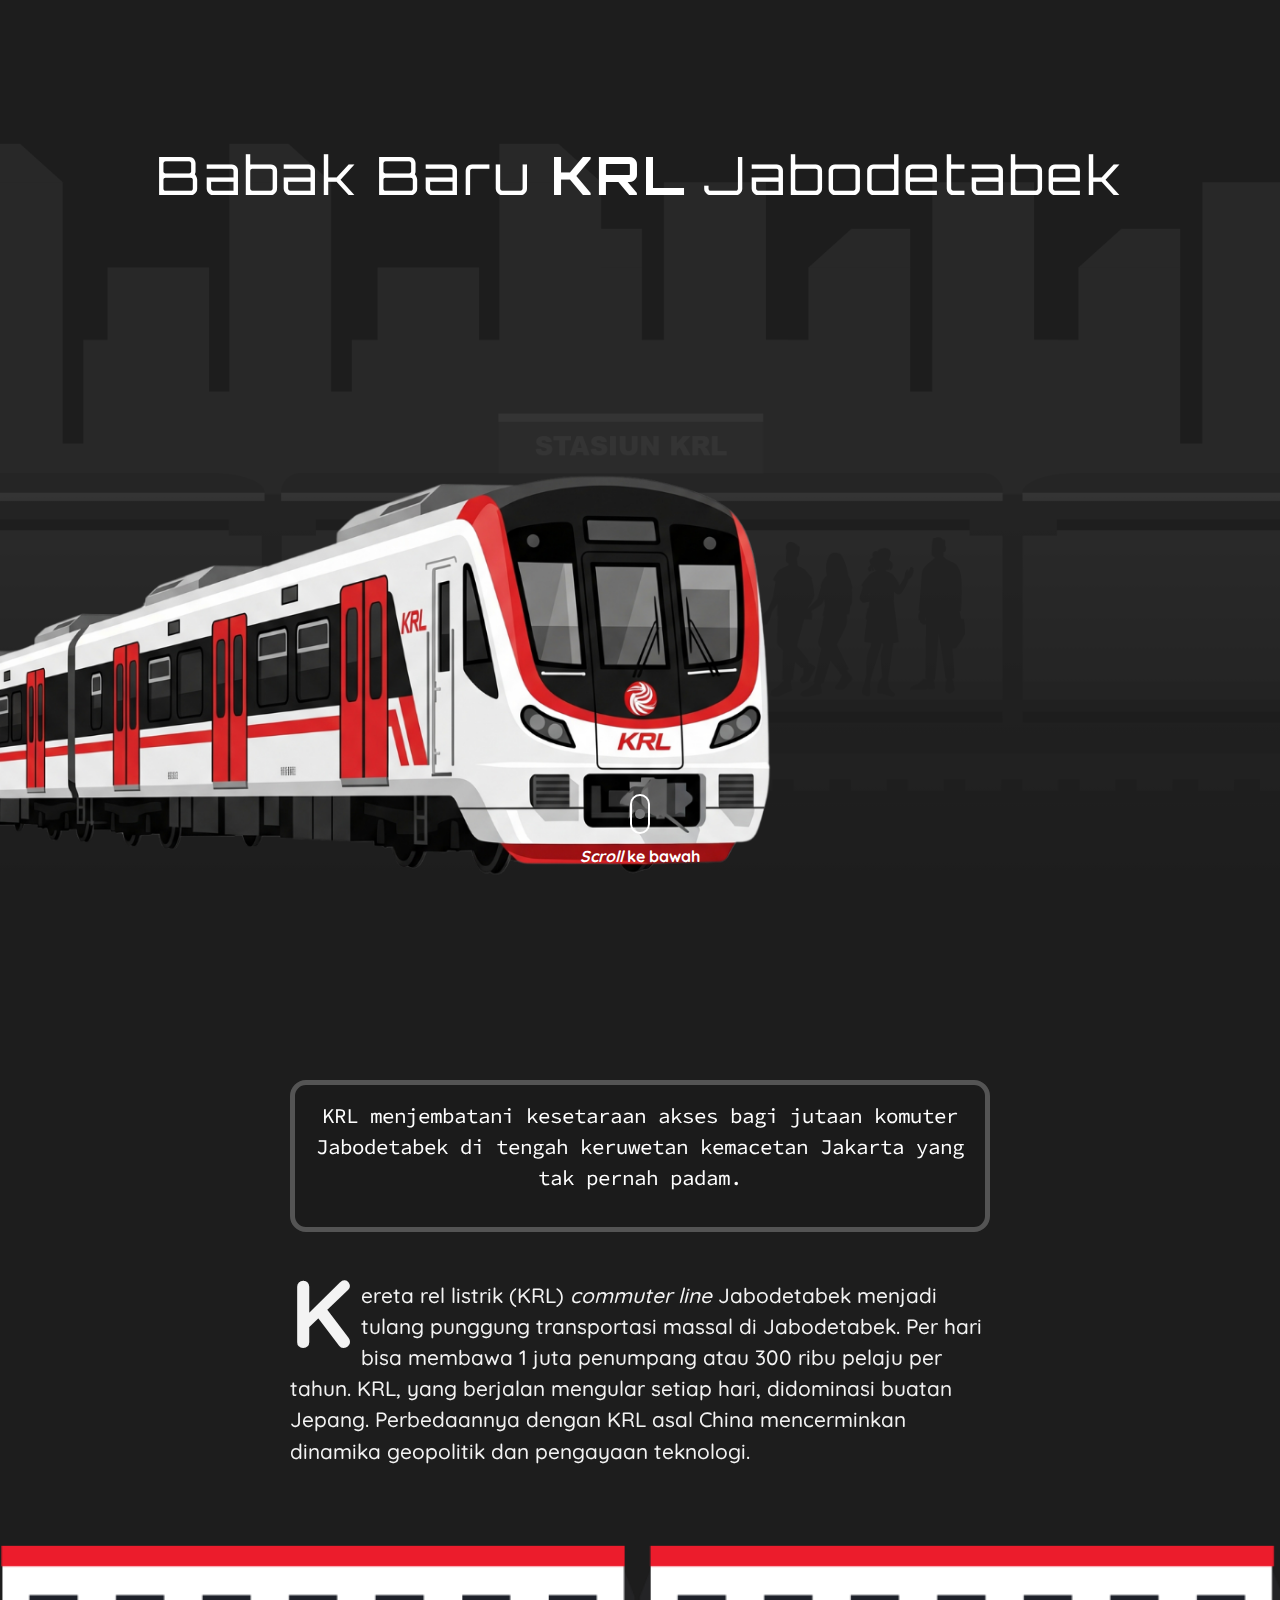
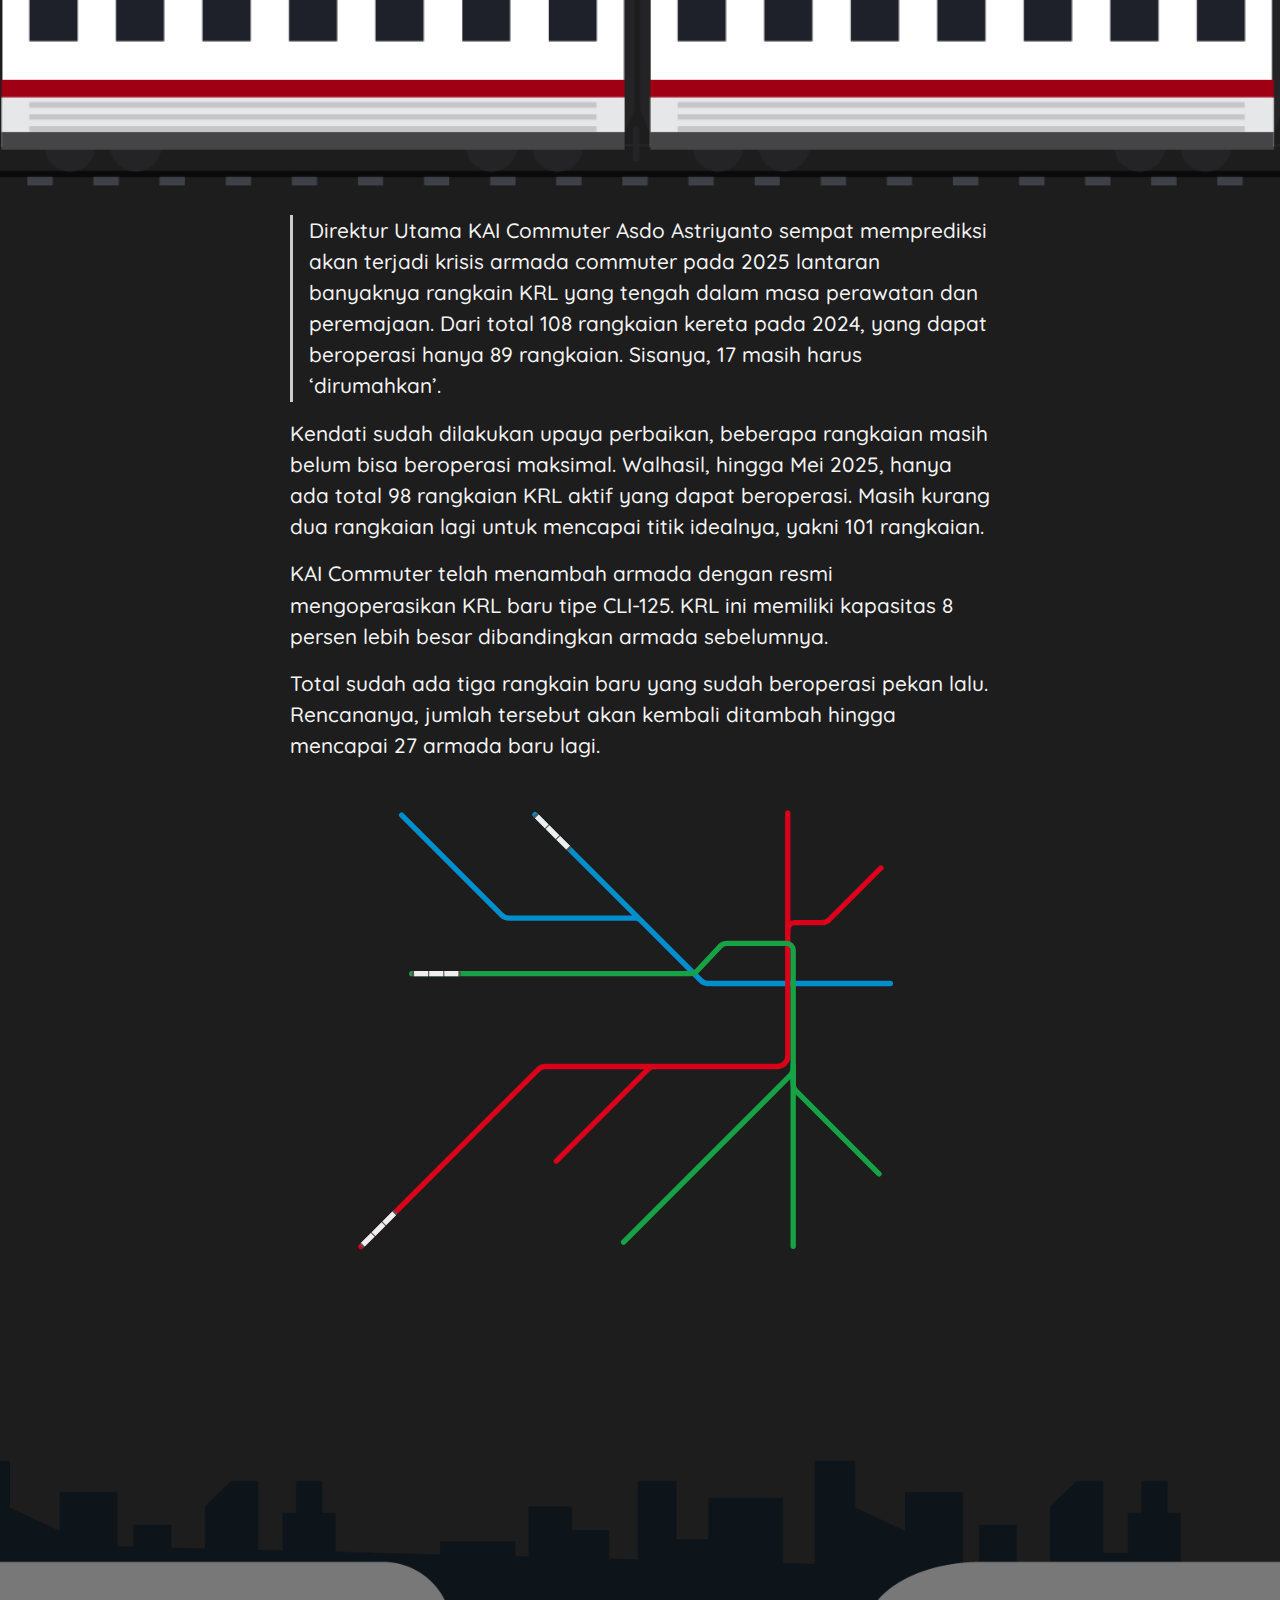
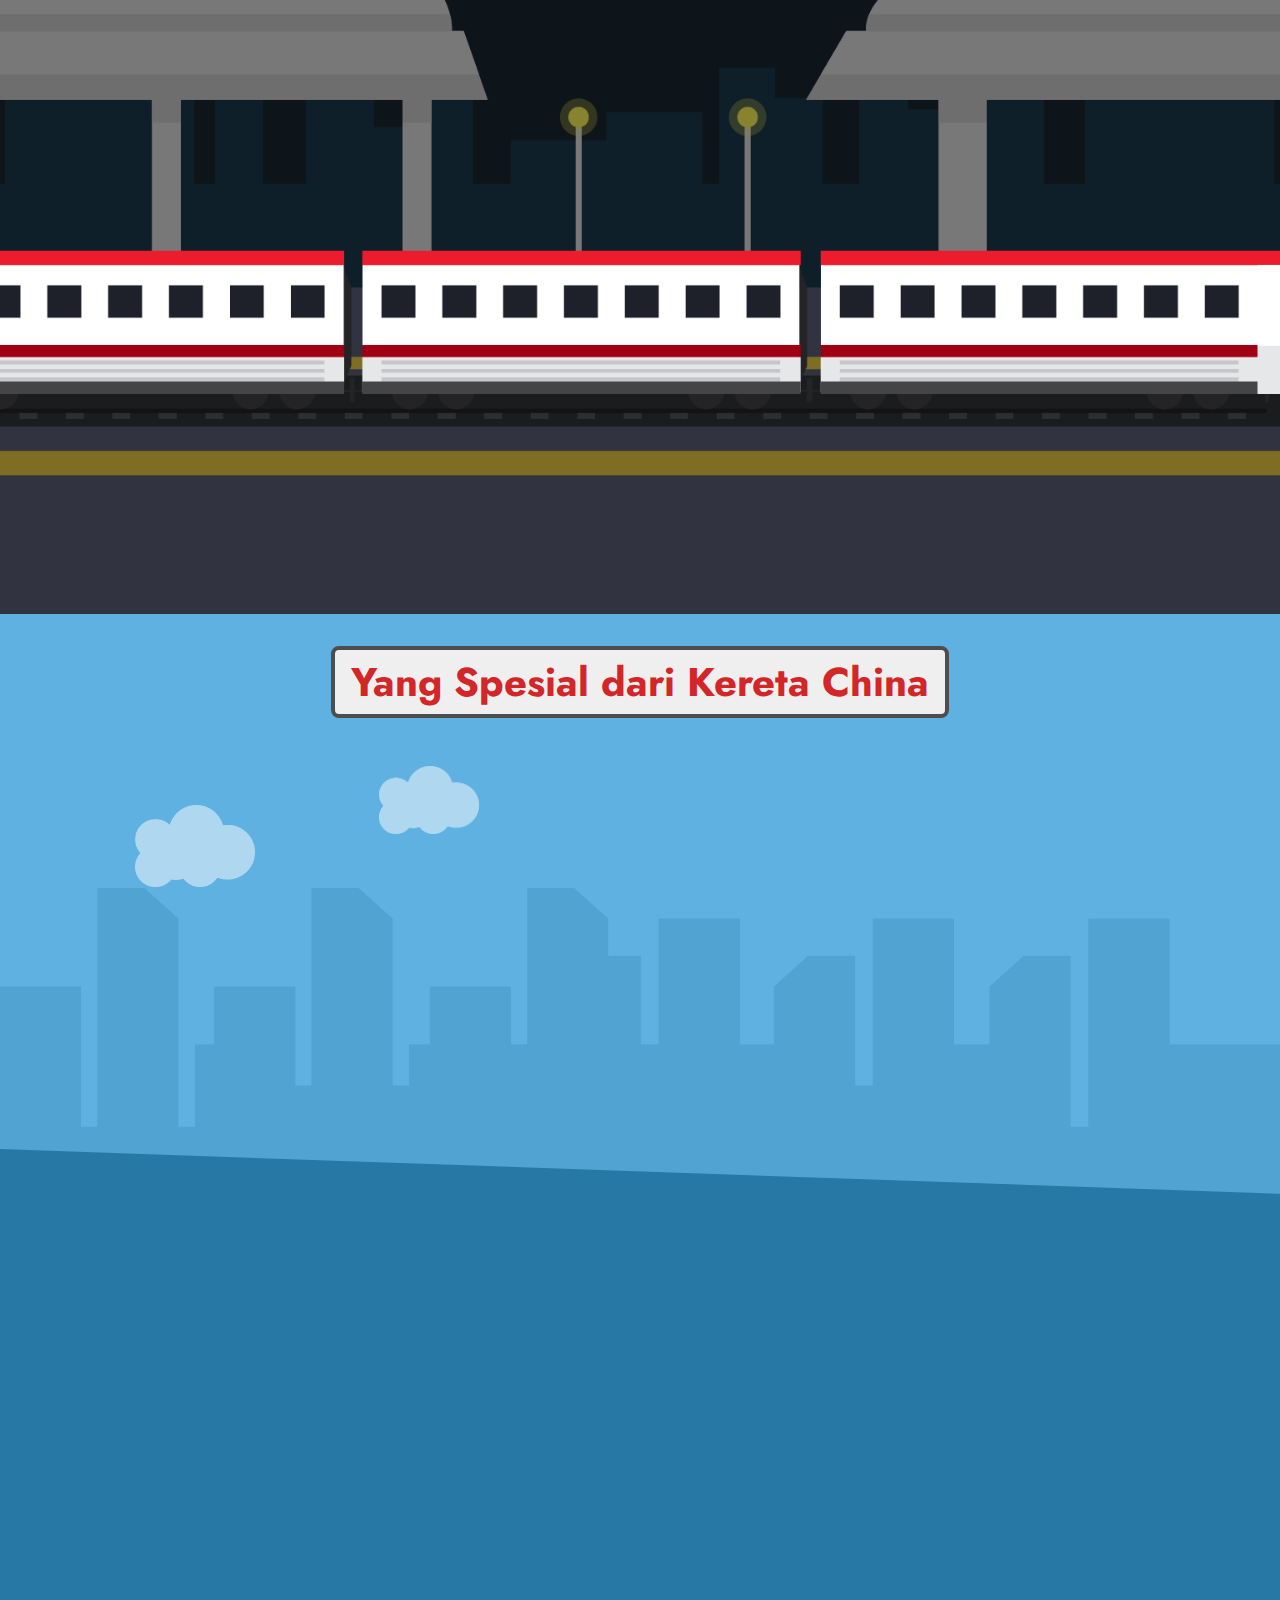
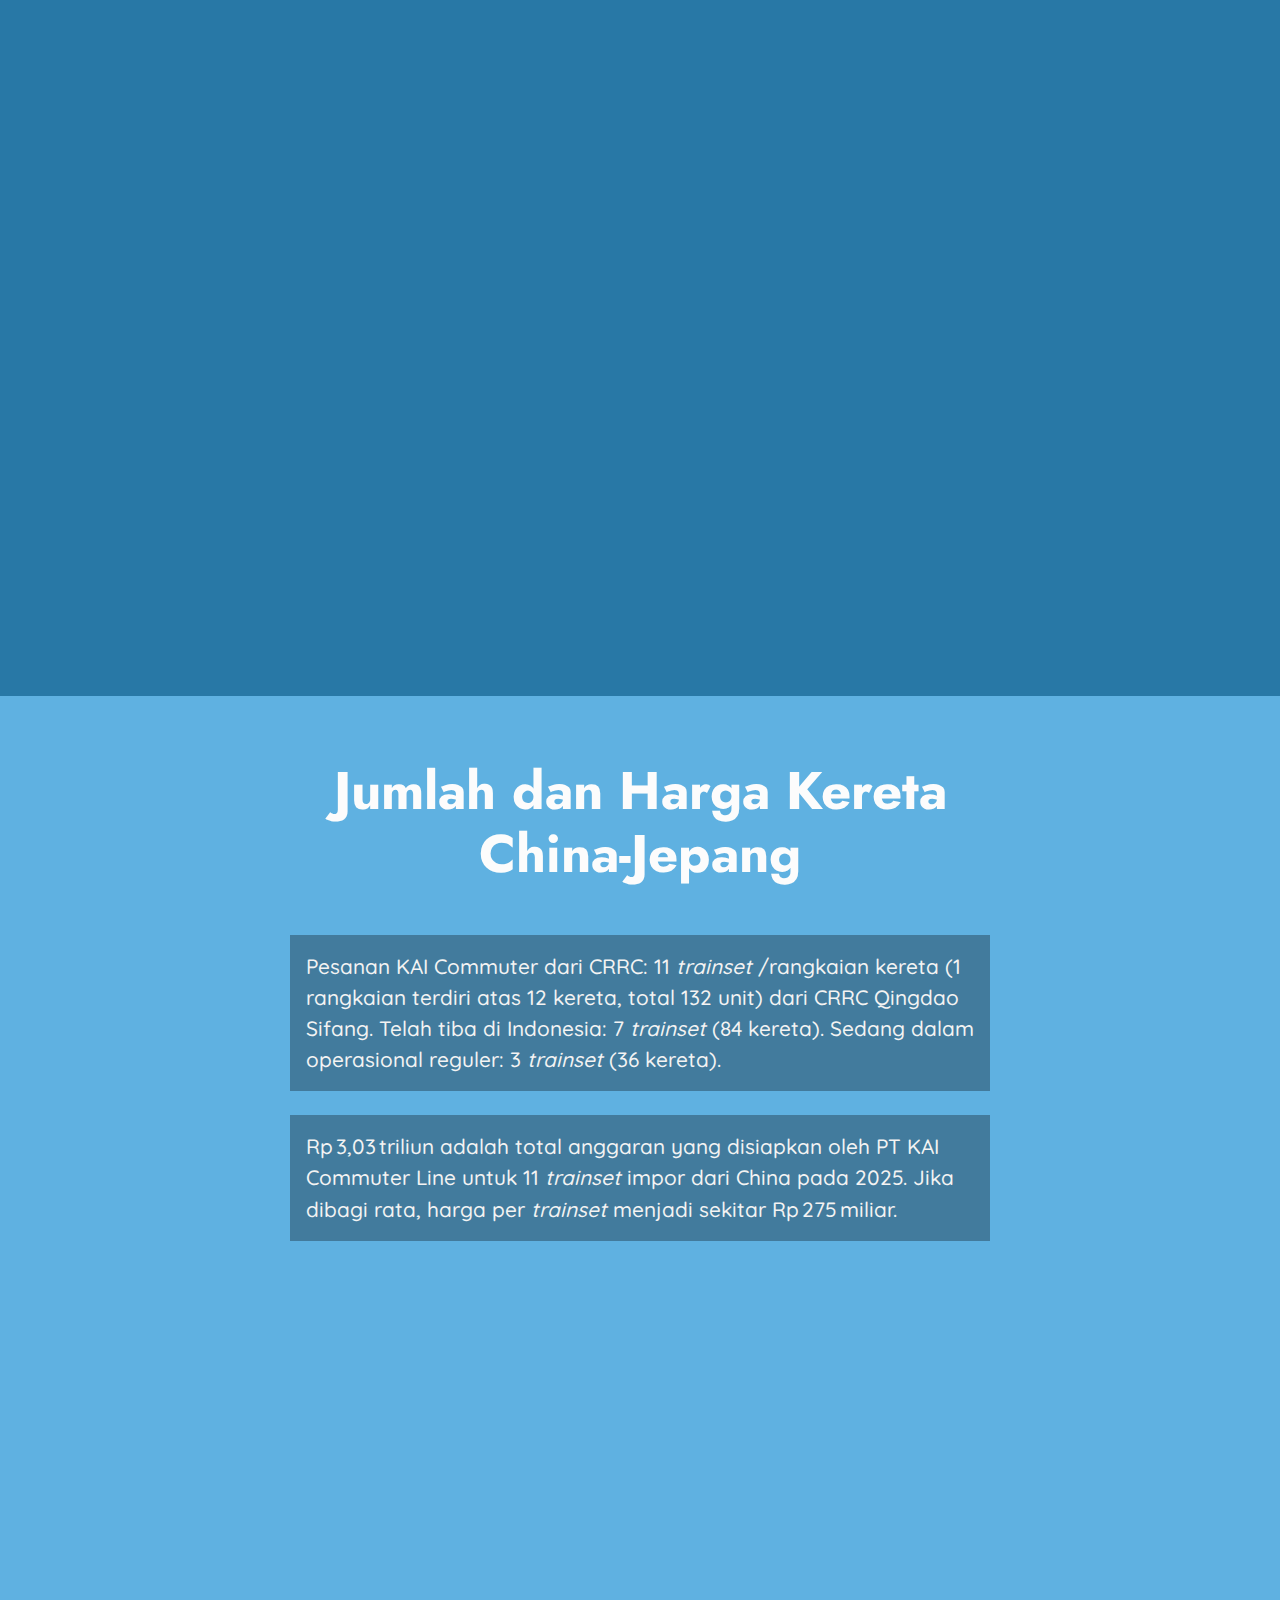
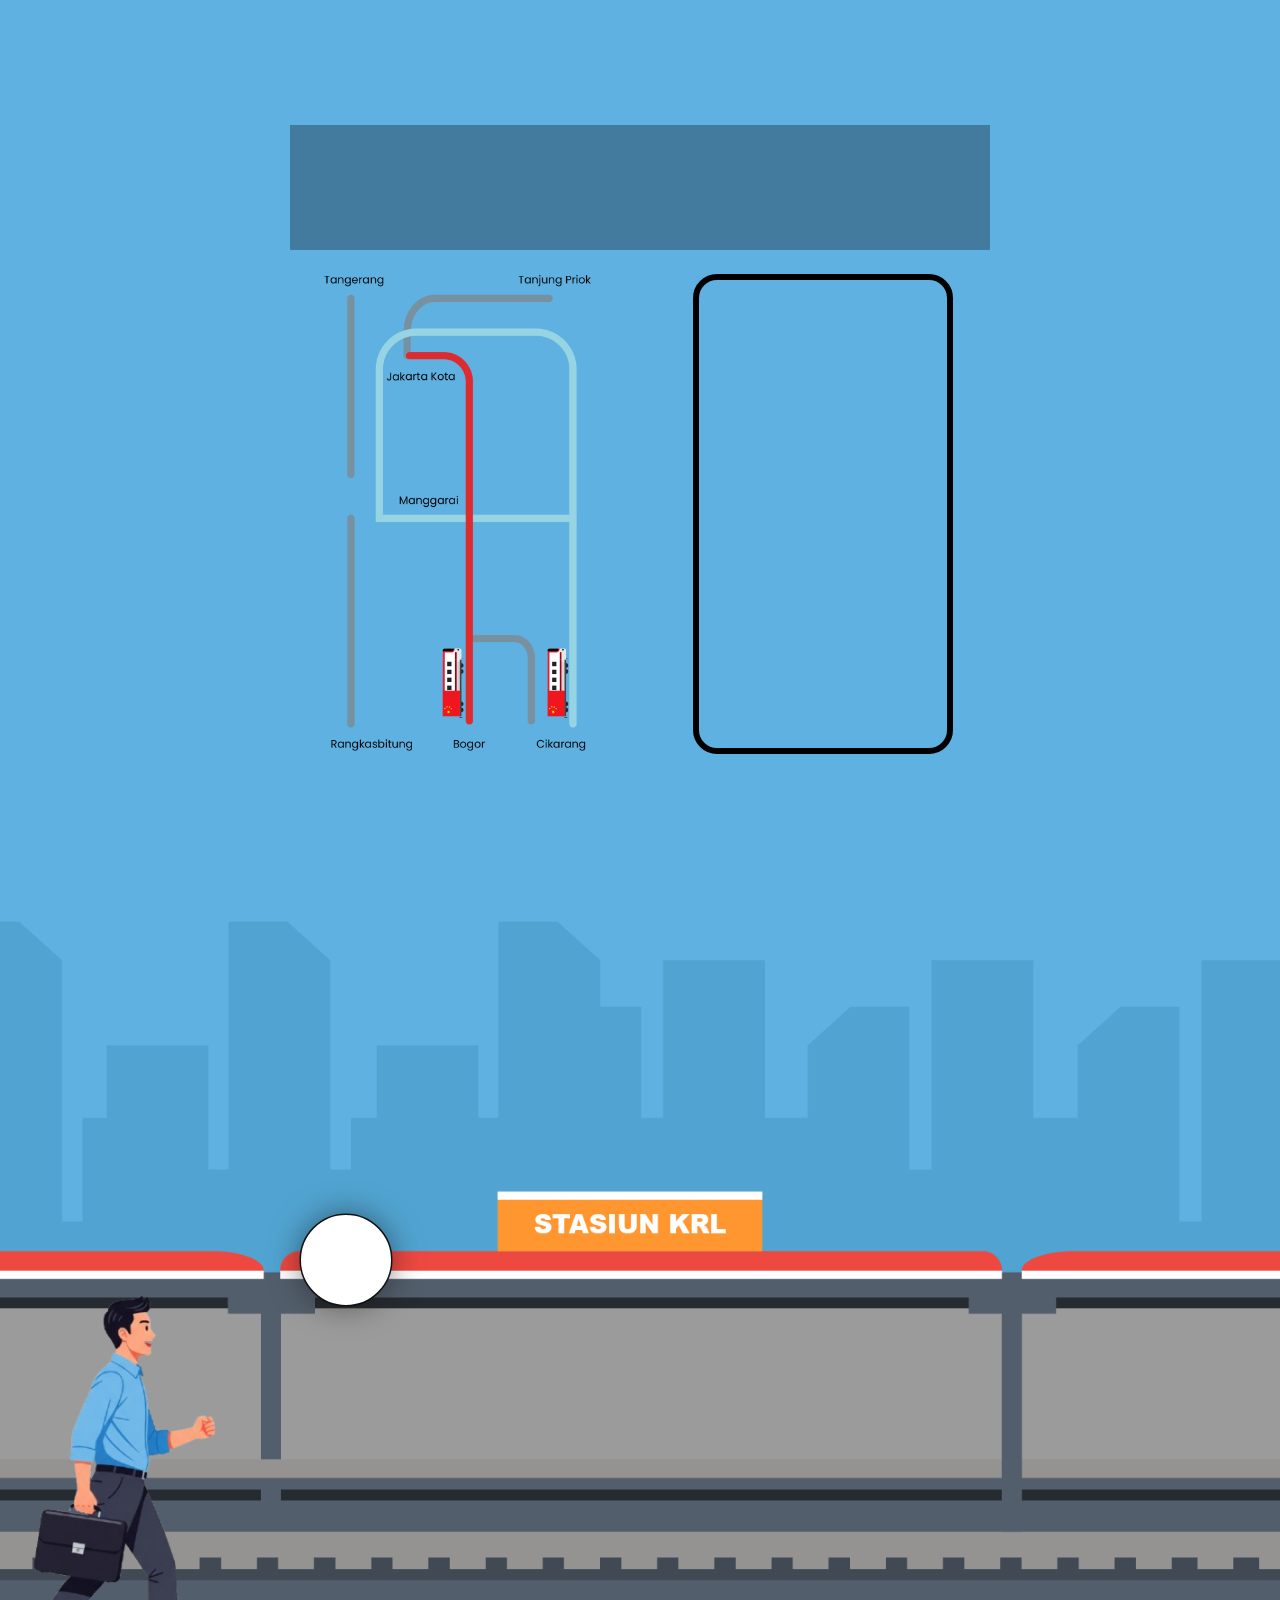
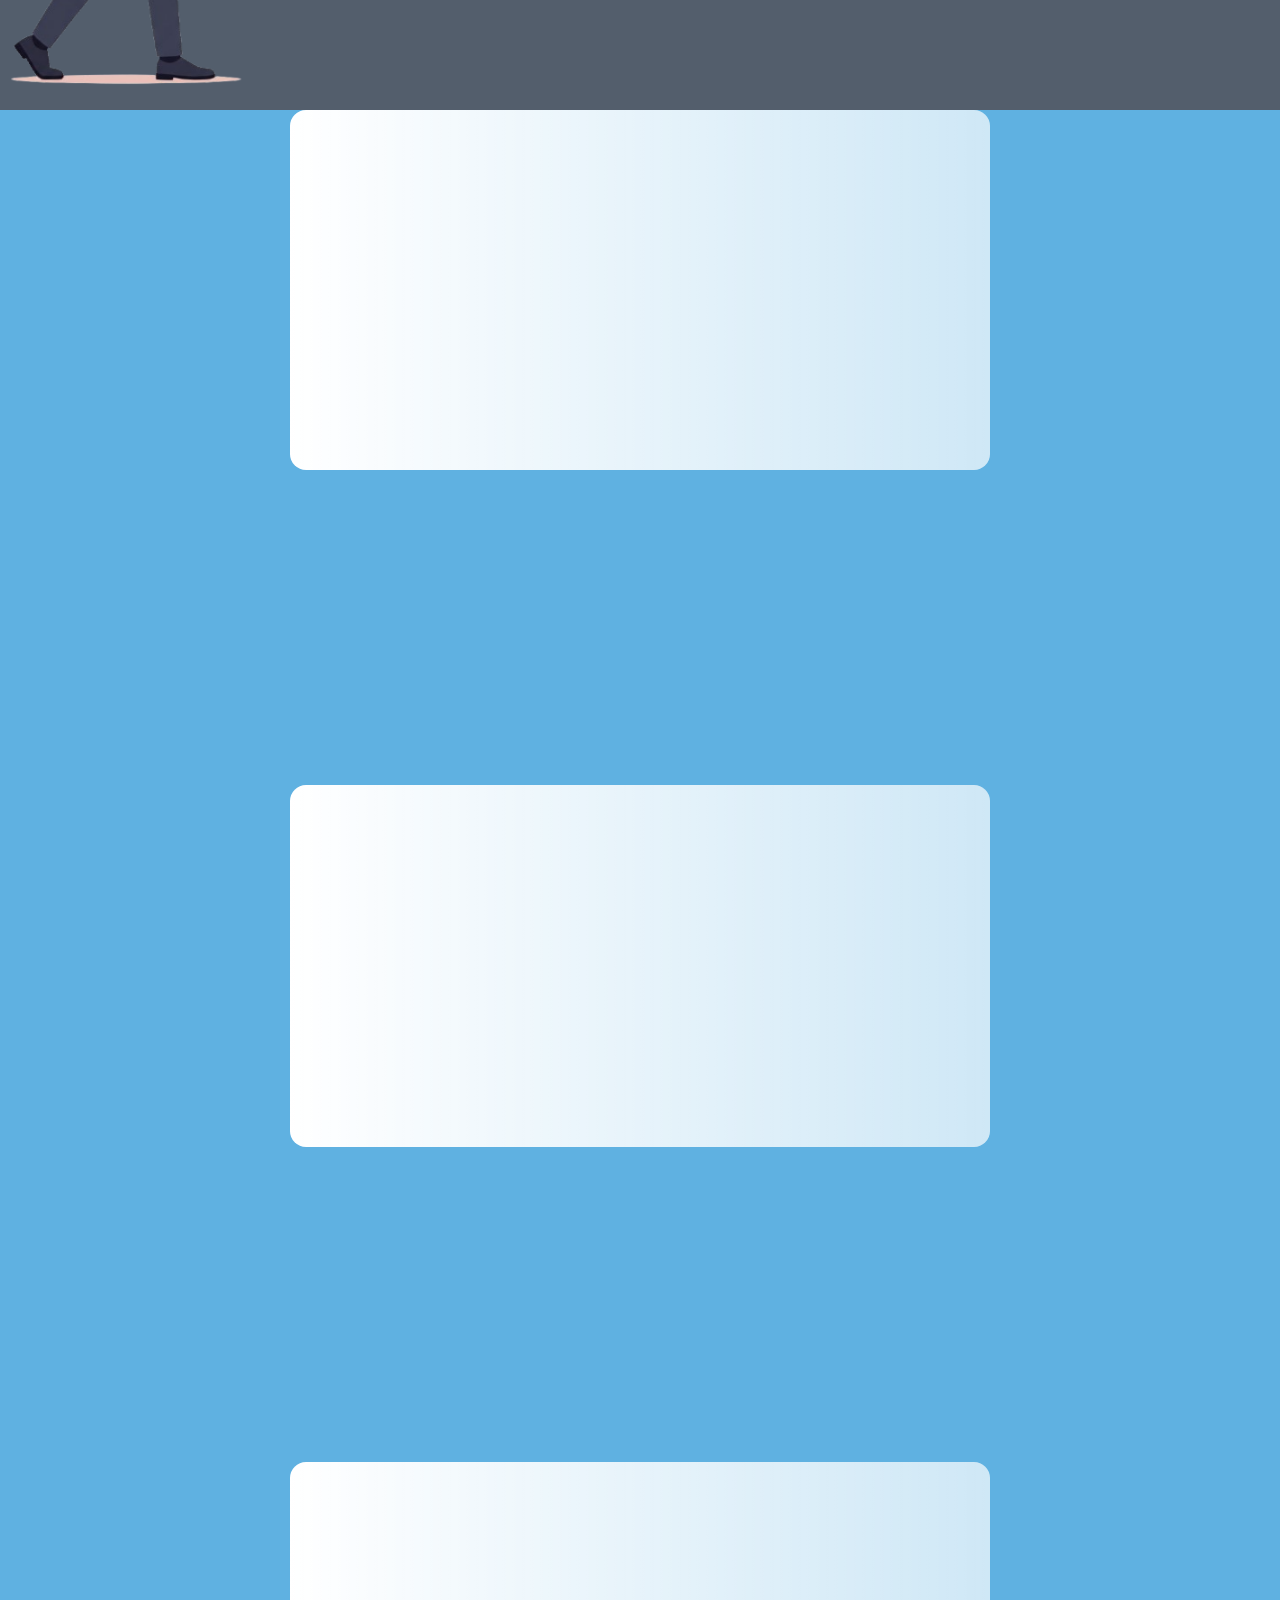
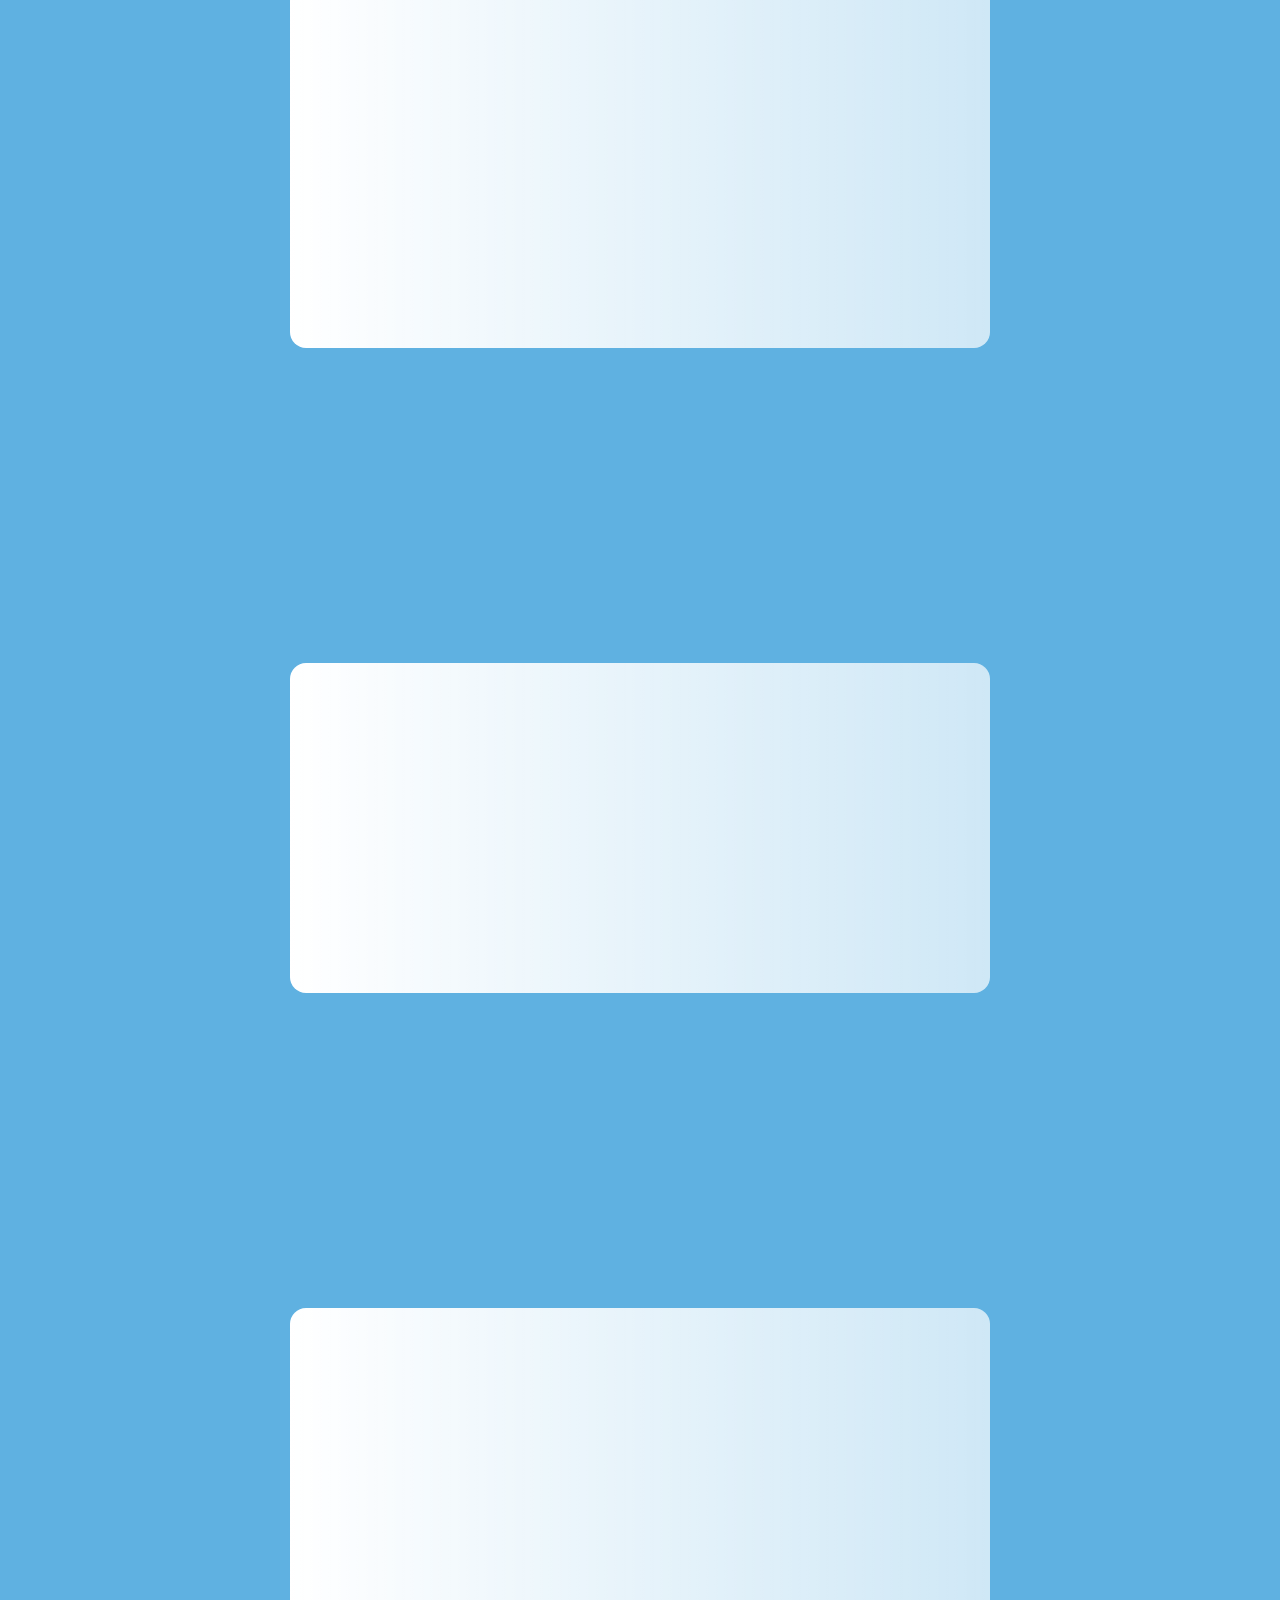
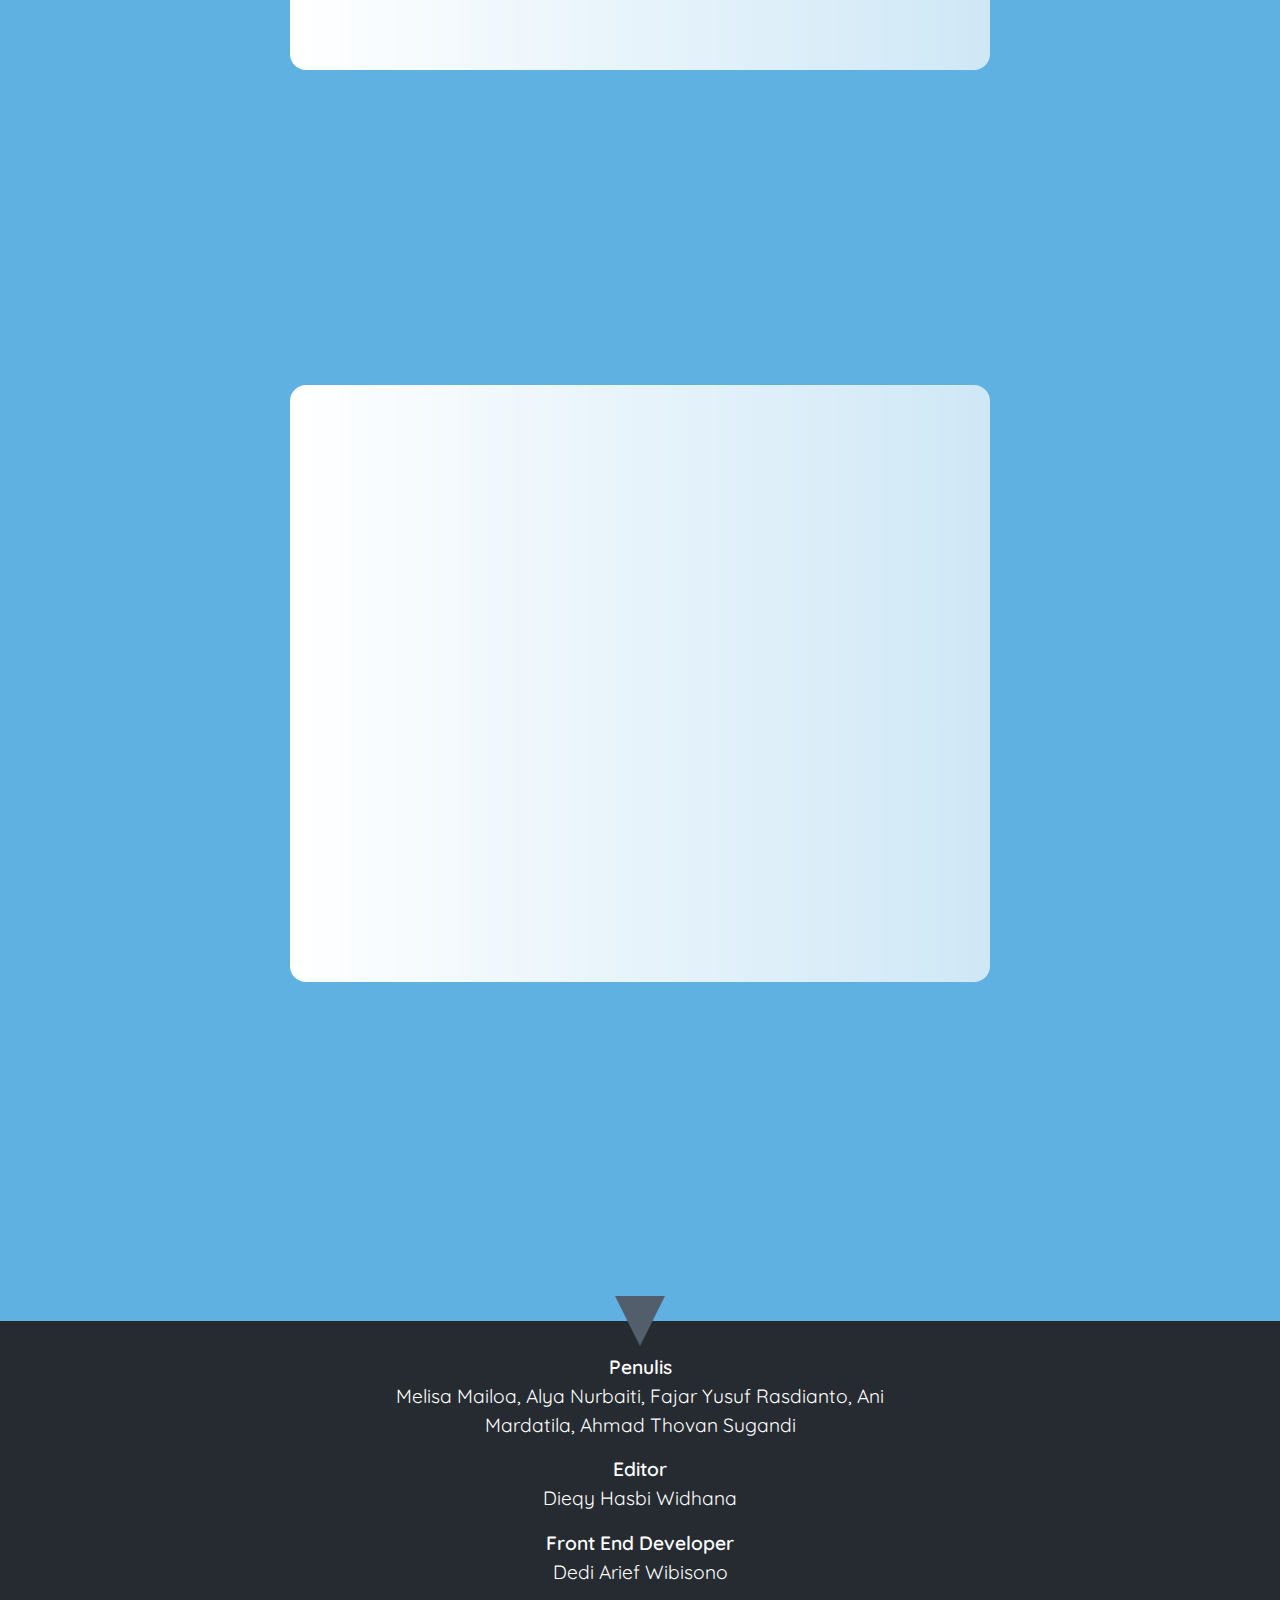
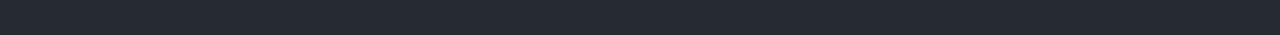
<file: index.html>
<!DOCTYPE html>
<html lang="en">
    <head>
        <meta charset="UTF-8">
        <meta name="viewport" content="width=device-width, initial-scale=1.0">
        <title>KRL China di Indonesia</title>
        <link rel="stylesheet" href="sass/bootstrap.min.css">
        <link rel="stylesheet" href="sass/animate.min.css">
        <link rel="stylesheet" href="sass/aos.css">
        <link rel="stylesheet" href="sass/slick-theme.css">
        <link rel="stylesheet" href="sass/slick.css">
        <link rel="stylesheet" href="sass/all.css">
        <link rel="stylesheet" href="sass/style.css">
    </head>
    <body>
        <main>
            <section class="banner">
                <div class="image wow animate__animated animate__fadeIn" data-wow-delay="1s">
                    <img src="img/krl-coba.png" alt="">
                </div>
                <div class="images">
                    <img src="img/background-opacity-04.png" alt="">
                </div>
                <div class="title wow animate__animated animate__zoomIn" data-wow-delay="2s">
                    <h2>
                        <span class="lam">Babak Baru</span>
                        <strong>KRL</strong>
                        <span class="fonts">Jabodetabek</span>
                    </h2>
                </div>
                <div class="container_mouse wow animate__animated animate__backInUp" data-wow-delay="3s" id="scroll">
                    <span class="mouse-btn">
                        <span class="mouse-scroll"></span>
                    </span>
                    <span>
                        <i>Scroll</i>
                        ke bawah
                    </span>
                </div>
            </section>
            <section class="pembukaan">
                <div class="sticky-mode">
                    <!-- <div class="image">
                        <img src="img/bg-station.png" alt="">
                    </div> --></div>
                <div class="wrap-detikx">
                    <div class="kertas" hidden>
                        <p class="text-center">
                            KRL menjembatani kesetaraan akses bagi jutaan komuter Jabodetabek di tengah keruwetan kemacetan Jakarta yang tak pernah padam.
                        </p>
                    </div>
                    <div class="papan">
                        <p class="dedi">KRL menjembatani kesetaraan akses bagi jutaan komuter Jabodetabek di tengah keruwetan kemacetan Jakarta yang tak pernah padam.</p>
                    </div>
                    <br>
                    <p class="firstletter">
                        Kereta rel listrik (KRL)
                        <i>commuter line</i>
                        Jabodetabek menjadi tulang punggung transportasi massal di Jabodetabek. Per hari bisa membawa 1 juta penumpang atau 300 ribu pelaju per tahun. KRL, yang berjalan mengular setiap hari, didominasi buatan Jepang. Perbedaannya dengan KRL asal China mencerminkan dinamika geopolitik dan pengayaan teknologi.
                    </p>
                </div>
            </section>
            <section class="potret">
                <div class="full-kereta">
                    <img src="img/krl-flat-jepang-01.png" alt="">
                </div>
                <div class="wrap-detikx">
                    <div class="contentx">
                        <p>
                            Direktur Utama KAI Commuter Asdo Astriyanto sempat memprediksi akan terjadi krisis armada commuter pada 2025 lantaran banyaknya rangkain KRL yang tengah dalam masa perawatan dan peremajaan. Dari total 108 rangkaian kereta pada 2024, yang dapat beroperasi hanya 89 rangkaian. Sisanya, 17 masih harus ‘dirumahkan’.
                        </p>
                    </div>
                    <p>
                        Kendati sudah dilakukan upaya perbaikan, beberapa rangkaian masih belum bisa beroperasi maksimal. Walhasil, hingga Mei 2025, hanya ada total 98 rangkaian KRL aktif yang dapat beroperasi. Masih kurang dua rangkaian lagi untuk mencapai titik idealnya, yakni 101 rangkaian.
                    </p>
                    <p>
                        KAI Commuter telah menambah armada dengan resmi mengoperasikan KRL baru tipe CLI-125. KRL ini memiliki kapasitas 8 persen lebih besar dibandingkan armada sebelumnya.
                    </p>
                    <p>
                        Total sudah ada tiga rangkain baru yang sudah beroperasi pekan lalu. Rencananya, jumlah tersebut akan kembali ditambah hingga mencapai 27 armada baru lagi.
                    </p>
                    <svg
                        version="1.1"
                        xmlns="http://www.w3.org/2000/svg"
                        xmlns:xlink="http://www.w3.org/1999/xlink"
                        x="0px"
                        y="0px"
                        viewBox="0 0 2500 1800"
                        enable-background="new 0 0 2500 1800"
                        xml:space="preserve"
                        width="800"
                        height="576"
                    >
                        <style>
  .train, .trainbase {
    stroke-dasharray: 50 2320 50 4 50 4;
    animation-duration: 13s;
    animation-timing-function: ease-in-out;
    animation-iteration-count: infinite;
    animation-direction: alternate;
    }
  .train{
    fill:none;stroke:#545454;stroke-width:19;stroke-linecap:round;stroke-linejoin:round;stroke-miterlimit:10;
  }
  .trainbase{
    fill:none;stroke:#efefef;stroke-width:19;stroke-linecap:butt;stroke-linejoin:round;stroke-miterlimit:10;
  }
    .traintrax {fill:none;stroke-width:19;stroke-linecap:round;stroke-linejoin:round;stroke-miterlimit:10;
    }
  .greenline.train, .greenline.trainbase {
    stroke-dashoffset: 60;
    animation-name: dash;
  }
  @keyframes dash {
    17% { stroke-dashoffset: 60; }
    57%,62% { stroke-dashoffset: 1621; }
    90%,100% { stroke-dashoffset: 2360; }
    }
  .blueline.train, .blueline.trainbase{
    stroke-dashoffset: 1020;
    animation-name: dash2;
    animation-delay: 4s;
    }
  @keyframes dash2 {
    17% { stroke-dashoffset: 1020; }
    45%,50% { stroke-dashoffset: 1580; }
    90%,100% { stroke-dashoffset: 2360; }
    }
  .redline.train, .redline.trainbase{
    stroke-dasharray: 50 2620 50 4 50 4;
    stroke-dashoffset: 150;
    animation-name: dash3;
    animation-delay: 1s;
    }
  @keyframes dash3 {
    17% { stroke-dashoffset: 150; }
    65%,70% { stroke-dashoffset: 2020; }
    90%,100% { stroke-dashoffset: 2660; }
    }
                        </style>
                        <path class="traintrax" stroke="#DA001A" d="M2110.5,321.3l-184.6,184.6
		c-6.9,6.9-16.3,10.8-26,10.8h-97.6c-13.6,0-24.5,11-24.5,24.5v14"/>
                        <path class="traintrax" stroke="#008ECC" d="M2144.2,734h-650.7c-9.8,0-19.1-3.9-26-10.8
		L874.9,130.7 M398.7,132.4L756,489.7c6.9,6.9,16.2,10.8,26,10.8l452.4,0.2c6.8,0,13.3,2.7,18,7.5l10.7,10.7"/>
                        <path class="blueline train" d="M2144.2,734h-650.7c-9.8,0-19.1-3.9-26-10.8
		L874.9,130.7"/>
                        <path class="blueline trainbase" d="M2144.2,734h-650.7c-9.8,0-19.1-3.9-26-10.8
		L874.9,130.7"/>
                        <path class="traintrax" stroke="#DA001A" d="M1777.7,125v868.5c0,20.3-16.5,36.8-36.8,36.8
		H911.9c-9.8,0-19.1,3.9-26,10.8l-632.6,632.6 M951.1,1368l327-327c6.9-6.9,16.3-10.8,26-10.8h34.6"/>
                        <path class="redline train" d="M2110.5,321.3l-184.6,184.6c-6.9,6.9-16.3,10.8-26,10.8h-97.6c-13.6,0-24.5,11-24.5,24.5v14l0,438.3
		c0,20.3-16.5,36.8-36.8,36.8H911.9c-9.8,0-19.1,3.9-26,10.8l-632.6,632.6"/>
                        <path class="redline trainbase" d="M2110.5,321.3l-184.6,184.6c-6.9,6.9-16.3,10.8-26,10.8h-97.6c-13.6,0-24.5,11-24.5,24.5v14l0,438.3
		c0,20.3-16.5,36.8-36.8,36.8H911.9c-9.8,0-19.1,3.9-26,10.8l-632.6,632.6"/>
                        <path class="traintrax" stroke="#17A345" d="M1191.3,1657.5l596.2-596.2
		c6.1-6.1,9.6-14.5,9.6-23.1v-45.5 M1797.1,1672.4V615.3c0-13.5-11-24.5-24.5-24.5h-212.7c-9.1,0-17.7,3.8-23.9,10.4l-81.7,87.3
		c-6.2,6.6-14.8,10.4-23.9,10.4H434.9"/>
                        <path class="traintrax" stroke="#17A345" d="M2103.6,1414l-295.8-295.8
		c-6.9-6.9-10.8-16.3-10.8-26v-68.3"/>
                        <path class="traintrax" stroke="#000000" d="M670.7,414.4"/>
                        <path class="greenline train" d="M1797.1,1672.4V615.3c0-13.5-11-24.5-24.5-24.5
		h-212.7c-9.1,0-17.7,3.8-23.9,10.4l-81.7,87.3c-6.2,6.6-14.8,10.4-23.9,10.4H434.9"/>
                        <path class="greenline trainbase" d="M1797.1,1672.4V615.3c0-13.5-11-24.5-24.5-24.5
		h-212.7c-9.1,0-17.7,3.8-23.9,10.4l-81.7,87.3c-6.2,6.6-14.8,10.4-23.9,10.4H434.9"/>
                    </svg>
                </div>
            </section>
            <section class="data-penumpang">
                <div class="images">
                    <img src="img/background-station-02.png" alt="">
                </div>
                <div class="images opa-5">
                    <img src="img/background-station-03.png" alt="">
                </div>
                <div class="wrap-detikx">
                    <figure
                        class="highcharts-figure"
                        data-aos="fade-left"
                        data-aos-easing="ease-in-back"
                        data-aos-delay="700"
                        data-aos-offset="0"
                    >
                        <div id="container"></div>
                    </figure>
                </div>
            </section>
            <section class="jumlah">
                <div class="wrap-detikx">
                    <div class="judul-top">
                        <div class="text-center">
                            <h3>Yang Spesial dari Kereta China</h3>
                        </div>
                    </div>
                </div>
                <br>
                <br>
                <div class="gedung">
                    <img src="img/gedung.png" alt="">
                </div>
                <div class="row lihat">
                    <div class="col-md-8">
                        <div class="wrapingx ">
                            <div class="awan">
                                <img src="img/awan.png" alt="">
                            </div>
                            <div class="awan dua">
                                <img src="img/awan.png" alt="">
                            </div>
                            <div
                                class="krl-flat"
                                data-aos="fade-right"
                                data-aos-duration="300"
                                data-aos-easing="linear"
                            >
                                <img src="img/krl-coba.png" alt="">
                            </div>
                        </div>
                    </div>
                    <div class="col-md-4">
                        <div class="position-relative wkwk">
                            <div
                                class="cekix cekix-one"
                                data-aos="fade-right"
                                data-aos-duration="300"
                                data-aos-easing="linear"
                                data-aos-delay="700"
                            >
                                <!-- Kecepatan -+ 120km/jam -->
                                Produsen: CRRC Qingdao Sifang Co, Ltd
                            </div>
                            <div
                                class="cekix cekix-two"
                                data-aos="fade-right"
                                data-aos-duration="500"
                                data-aos-easing="linear"
                                data-aos-delay="700"
                            >
                                Kecepatan -+ 120km/jam
                                <!-- Kapasitas -+ 1.950 penumpang -->
                            </div>
                            <div
                                class="cekix cekix-three"
                                data-aos="fade-right"
                                data-aos-duration="700"
                                data-aos-easing="linear"
                                data-aos-delay="700"
                            >
                                Kapasitas -+ 1.950 penumpang
                                <!-- Listrik: 1.500 V DC -->
                            </div>
                            <div
                                class="cekix cekix-four"
                                data-aos="fade-right"
                                data-aos-duration="1000"
                                data-aos-easing="linear"
                                data-aos-delay="700"
                            >
                                <!-- kamera CCTV -->
                                Listrik: 1.500 V DC
                            </div>
                            <div
                                class="cekix cekix-five "
                                data-aos="fade-right"
                                data-aos-duration="1200"
                                data-aos-easing="linear"
                                data-aos-delay="1500"
                            >
                                Kamera CCTV dan Ramah Difabel
                                <!-- Panjang 20 meter / gerbong -->
                            </div>
                            <div
                                class="cekix cekix-five "
                                data-aos="fade-right"
                                data-aos-duration="1200"
                                data-aos-easing="linear"
                                data-aos-delay="1500"
                            >
                                <!-- Kamera CCTV dan Ramah Difabel -->
                                Panjang 20 meter / gerbong
                            </div>
                        </div>
                    </div>
                </div>
                <!-- <li class="dropdown dropdown-3">
      TranslateZ
      <ul class="dropdown_menu dropdown_menu-3">
        <li class="dropdown_item-1">Item 1</li>
        <li class="dropdown_item-2">Item 2</li>
        <li class="dropdown_item-3">Item 3</li>
          <li class="dropdown_item-4">Item 4</li>
          <li class="dropdown_item-5">Item 5</li>
      </ul>
    </li> -->
                <br>
                <br>
                <br>
                <div class="cek-bg-blue-dark">
                    <div class="wrap-detikx">
                        <p data-aos="fade-in" data-aos-duration="300" data-aos-easing="linear">
                            KRL buatan China, yang dipesan Indonesia dari CRRC Qingdao Sifang, menjadi wajah baru transportasi massal Jabodetabek. Meskipun bukan kereta cepat seperti Whoosh, KRL ini membawa standar baru dalam efisiensi dan kenyamanan. Teknologinya lebih mutakhir, dengan bodi berbahan aluminium ringan, desain interior modern. Juga ada fitur-fitur seperti AC yang lebih efisien dan merata, sistem pengumuman otomatis, kamera pengawas, hingga akses ramah disabilitas.
                        </p>
                        <p data-aos="fade-in" data-aos-duration="300" data-aos-easing="linear">
                            KRL baru impor dari China dilengkapi lampu indikator kuning di atas pintu gerbong yang menyala dan berbunyi saat pintu akan dibuka atau ditutup. Lampu ini berfungsi sebagai peringatan agar penumpang lebih waspada saat naik-turun kereta.
                        </p>
                        <p data-aos="fade-in" data-aos-duration="300" data-aos-easing="linear">
                            Jika dibandingkan dengan armada lama, yang masih mendominasi lintasan rel di Jabodetabek, seperti KRL seri 205 dan 203 buatan Jepang, KRL buatan China menawarkan peningkatan signifikan dalam kapasitas dan sistem elektronik. Satu rangkaian terdiri atas 12 gerbong dan dapat menampung hingga sekitar 3.400 penumpang sekali perjalanan. Kapasitas ini sedikit lebih besar dibanding KRL eks Jepang, yang umumnya menampung 1.600-1.800 penumpang per rangkaian, tergantung formasi gerbong.
                        </p>
                        <p data-aos="fade-in" data-aos-duration="300" data-aos-easing="linear">
                            Selain kapasitas, perbedaan mencolok juga terlihat dari usia dan performa. Banyak KRL eks Jepang yang saat ini beroperasi adalah unit bekas pakai yang sudah berusia lebih dari 30 tahun sebelum dikirim ke Indonesia. Meskipun ketangguhannya terbukti, usia tua membuatnya sering butuh perawatan intensif. Sebaliknya, kereta buatan China ini benar-benar baru, dengan teknologi terkini yang lebih hemat energi dan lebih tahan terhadap keausan karena pemakaian berat sehari-hari.
                        </p>
                    </div>
                </div>
            </section>
            <section class="harga">
                <div class="wrap-detikx">
                    <div class="text-center mb-5">
                        <h3>Jumlah dan Harga Kereta China-Jepang</h3>
                    </div>
                    <div class="box-bg">
                        <p>
                            Pesanan KAI Commuter dari CRRC: 11
                            <i>trainset</i>
                            /rangkaian kereta (1 rangkaian terdiri atas 12 kereta, total 132 unit) dari CRRC Qingdao Sifang. Telah tiba di Indonesia: 7
                            <i>trainset</i>
                            (84 kereta). Sedang dalam operasional reguler: 3
                            <i>trainset</i>
                            (36 kereta).
                        </p>
                    </div>
                    <div class="box-bg">
                        <p>
                            Rp 3,03 triliun adalah total anggaran yang disiapkan oleh PT KAI Commuter Line untuk 11
                            <i>trainset</i>
                            impor dari China pada 2025. Jika dibagi rata, harga per
                            <i>trainset</i>
                            menjadi sekitar Rp 275 miliar.
                        </p>
                    </div>
                    <!-- <div class="wraps">
                        <div
                            class="image"
                            data-aos="fade-right"
                            data-aos-duration="300"
                            data-aos-easing="linear"
                        >
                            <img src="img/krl-indo.png" alt="">
                        </div>
                        <div
                            class="pricing"
                            data-aos="fade-left"
                            data-aos-duration="300"
                            data-aos-easing="linear"
                            data-aos-delay="700"
                        >
                            Rp 239,4 Miliar
                            <small>/trainset</small>
                        </div>
                    </div> -->
                    <div class="wraps">
                        <div
                            class="image"
                            data-aos="fade-right"
                            data-aos-duration="300"
                            data-aos-easing="linear"
                        >
                            <img src="img/krl-jepang.png" alt="">
                        </div>
                        <div
                            class="pricing"
                            data-aos="fade-left"
                            data-aos-duration="300"
                            data-aos-easing="linear"
                            data-aos-delay="700"
                        >
                            Rp 225,6 Miliar
                            <small>
                                /
                                <i>trainset</i>
                            </small>
                        </div>
                    </div>
                    <div class="wraps">
                        <div
                            class="image"
                            data-aos="fade-right"
                            data-aos-duration="300"
                            data-aos-easing="linear"
                        >
                            <img src="img/krl-china.png" alt="">
                        </div>
                        <div
                            class="pricing"
                            data-aos="fade-left"
                            data-aos-duration="300"
                            data-aos-easing="linear"
                            data-aos-delay="700"
                        >
                            Rp 275 Miliar
                            <small>
                                /
                                <i>trainset</i>
                            </small>
                        </div>
                    </div>
                </div>
            </section>
            <section class="embed">
                <div class="wrap-detikx">
                    <div class="box-bg">
                        <p
                            class="dedi"
                            data-aos="fade-in"
                            data-aos-duration="300"
                            data-aos-easing="linear"
                        >
                            Di antara tiga rangkaian KRL baru yang diimpor dari China, hingga Juni 2025, ada dua rangkaian beroperasi di
                            <span class="yellow">Lintas Bogor</span>
                            dan satu rangkaian di
                            <span class="yellow">Lintas Cikarang</span>
                            .
                        </p>
                    </div>
                    <div class="row">
                        <div class="col-md-6">
                            <div class="image">
                                <img src="img/rute.png" alt="">
                            </div>
                        </div>
                        <div class="col-md-6">
                            <div class="text-center mx-auto">
                                <!-- <iframe id="myiframe" src="https://youtube.com/embed/_jeUgUsGZnI" frameborder="0"></iframe> -->
                                <iframe id="myiframe" src="https://detikx.github.io/krl/img/krl.mp4" frameborder="0"></iframe>
                            </div>
                        </div>
                    </div>
                </div>
            </section>
            <section class="suasana">
                <div class="sticky-mode">
                    <canvas id="canvas" width="300" height="300"></canvas>
                    <div class="imagex">
                        <img src="img/background-opacity-05.png" alt="">
                    </div>
                    <div class="gambar">
                        <img src="img/laki-employee.png" alt="">
                    </div>
                </div>
                <!-- <div class="judul-top">
                    <h3>Waktu Tempuh</h3>
                </div> -->
                <div class="wrap-detikx">
                    <div class="hello">
                        <p data-aos="fade-in" data-aos-duration="300" data-aos-easing="linear">
                            Setiap hari, jutaan penumpang menggantungkan mobilitasnya pada jaringan KRL Commuter Line Jabodetabek yang merentang dari ujung barat hingga timur, serta dari utara ke selatan. Beberapa lintas utama menjadi nadi dari pergerakan harian ini, termasuk rute Tangerang–Manggarai, Bogor–Manggarai, dan Cikarang–Manggarai. Masing-masing memiliki karakteristik waktu tempuh dan tingkat kepadatan yang berbeda, meski semua bermuara di satu titik penting: Stasiun Manggarai, pusat transit yang kini menjelma sebagai simpul konektivitas baru Jakarta.
                        </p>
                    </div>
                    <div class="hello">
                        <h4
                            class="color-black"
                            data-aos="fade-right"
                            data-aos-duration="300"
                            data-aos-easing="linear"
                            data-aos-delay="100"
                        >Tangerang – Manggarai</h4>
                        <h5
                            data-aos="fade-right"
                            data-aos-duration="300"
                            data-aos-easing="linear"
                            data-aos-delay="100"
                        >65-75 Menit</h5>
                        <p
                            data-aos="fade-in"
                            data-aos-duration="300"
                            data-aos-easing="linear"
                            data-aos-delay="500"
                        >
                            Perjalanan KRL dari Stasiun Tangerang menuju Manggarai menempuh jarak sekitar 26 kilometer. Rute ini melintasi sejumlah stasiun antara, seperti Duri, Tanah Abang, hingga Sudirman. Dengan waktu tunggu dan persinggahan di setiap stasiun, rata-rata waktu tempuhnya berkisar 65-75 menit, tergantung kepadatan dan antrean kereta di lintas Tanah Abang-Manggarai.
                        </p>
                    </div>
                    <div class="hello">
                        <h4
                            class="color-black"
                            data-aos="fade-right"
                            data-aos-duration="300"
                            data-aos-easing="linear"
                            data-aos-delay="100"
                        >Rangkasbitung – Manggarai</h4>
                        <h5
                            data-aos="fade-right"
                            data-aos-duration="300"
                            data-aos-easing="linear"
                            data-aos-delay="100"
                        >110-120 Menit</h5>
                        <p
                            data-aos="fade-in"
                            data-aos-duration="300"
                            data-aos-easing="linear"
                            data-aos-delay="500"
                        >
                            Perjalanan KRL
                            <i>commuter line</i>
                            dari Rangkasbitung ke Manggarai membutuhkan waktu rata-rata sekitar 2 jam 5 menit, melewati belasan stasiun dari wilayah barat Banten hingga jantung Ibu Kota. Kereta berangkat dari Stasiun Rangkasbitung dan melaju melalui jalur Serpong Line menuju Stasiun Tanah Abang, dengan waktu tempuh sekitar 1 jam 50 menit. Di Tanah Abang, penumpang harus transit dan berganti kereta tujuan Manggarai, biasanya menunggu antara 2 hingga 11 menit, tergantung jadwal. Dari sana, perjalanan dilanjutkan sekitar 10 hingga 15 menit menuju Stasiun Manggarai, pusat simpul pelintasan KRL Jabodetabek.
                        </p>
                    </div>
                    <div class="hello">
                        <h4
                            class="color-black"
                            data-aos="fade-right"
                            data-aos-duration="300"
                            data-aos-easing="linear"
                            data-aos-delay="100"
                        >Bogor – Manggarai</h4>
                        <h5
                            data-aos="fade-right"
                            data-aos-duration="300"
                            data-aos-easing="linear"
                            data-aos-delay="100"
                        >80-90 Menit</h5>
                        <p
                            data-aos="fade-in"
                            data-aos-duration="300"
                            data-aos-easing="linear"
                            data-aos-delay="500"
                        >
                            Jalur selatan ini merupakan salah satu rute paling sibuk dalam sistem KRL Jabodetabek. Dari Stasiun Bogor ke Manggarai, penumpang menempuh sekitar 54 kilometer dengan waktu perjalanan rata-rata 80 hingga 90 menit. Pada jam-jam sibuk, waktu tempuh bisa melar lebih panjang karena frekuensi dan kepadatan lalu lintas kereta yang sangat tinggi di lintas ini.
                        </p>
                    </div>
                    <div class="hello">
                        <h4
                            class="color-black"
                            data-aos="fade-right"
                            data-aos-duration="300"
                            data-aos-easing="linear"
                            data-aos-delay="100"
                        >Cikarang – Manggarai</h4>
                        <h5
                            data-aos="fade-right"
                            data-aos-duration="300"
                            data-aos-easing="linear"
                            data-aos-delay="100"
                        >70-80 Menit</h5>
                        <p
                            data-aos="fade-in"
                            data-aos-duration="300"
                            data-aos-easing="linear"
                            data-aos-delay="500"
                        >
                            Jalur timur yang menjadi koridor ekspansi terbaru ini melayani perjalanan dari Stasiun Cikarang menuju Manggarai dengan jarak sekitar 38 kilometer. KRL berhenti di beberapa stasiun utama, seperti Bekasi, Kranji, dan Jatinegara. Estimasi waktu tempuh normal berkisar antara 70 hingga 85 menit, dengan kemungkinan gangguan karena tumpang tindih dengan jalur KA jarak jauh dan KA barang.
                        </p>
                    </div>
                    <div class="hello">
                        <h4
                            class="color-black"
                            data-aos="fade-right"
                            data-aos-duration="300"
                            data-aos-easing="linear"
                            data-aos-delay="100"
                        >Kecepatan KRL Jepang vs China</h4>
                        <h5
                            data-aos="fade-right"
                            data-aos-duration="300"
                            data-aos-easing="linear"
                            data-aos-delay="100"
                        >100-110 km/jam</h5>
                        <p
                            data-aos="fade-in"
                            data-aos-duration="300"
                            data-aos-easing="linear"
                            data-aos-delay="500"
                        >
                            <strong>KRL Jepang (seri 205, 6000, 7000, dll)</strong>
                        </p>
                        <p
                            data-aos="fade-in"
                            data-aos-duration="300"
                            data-aos-easing="linear"
                            data-aos-delay="500"
                        >
                            Meski usianya tak muda lagi, KRL asal Jepang dikenal andal dan tangguh. Kecepatan maksimumnya mencapai 100 km/jam. Namun, dalam praktik operasional di jalur Jabodetabek, kecepatan dibatasi rata-rata 60-70 km/jam karena kepadatan lintas dan jarak antarstasiun yang pendek.
                        </p>
                        <p
                            data-aos="fade-in"
                            data-aos-duration="300"
                            data-aos-easing="linear"
                            data-aos-delay="500"
                        >
                            <strong>
                                KRL China (CRRC 2024):
                            </strong>
                        </p>
                        <p
                            data-aos="fade-in"
                            data-aos-duration="300"
                            data-aos-easing="linear"
                            data-aos-delay="500"
                        >
                            Rangkaian baru ini dirancang untuk kecepatan maksimum 110 km/jam. Meski begitu, kecepatan operasionalnya tetap disesuaikan dengan kondisi lintas, berkisar antara 60-80 km/jam. Namun akselerasi dan deselerasinya lebih cepat, serta teknologi pengeremannya lebih responsif, memungkinkan efisiensi waktu saat berhenti dan jalan.
                        </p>
                    </div>
                    <br>
                </div>
            </section>
            <section class="creditx">
                <div class="wrap-detikx">
                    <div class="alls">
                        <div class="jobs">Penulis</div>
                        <div class="name">Melisa Mailoa, Alya Nurbaiti, Fajar Yusuf Rasdianto, Ani Mardatila, Ahmad Thovan Sugandi</div>
                    </div>
                    <div class="alls">
                        <div class="jobs">Editor</div>
                        <div class="name">Dieqy Hasbi Widhana</div>
                    </div>
                    <div class="alls">
                        <div class="jobs">Front End Developer</div>
                        <div class="name">Dedi Arief Wibisono</div>
                    </div>
                </div>
            </section>
        </main>
        <script src="js/jquery-3.5.1.min.js"></script>
        <script src="js/aos.js"></script>
        <script src="js/gsap.min.js"></script>
        <script src="js/wow.min.js"></script>
        <script src="js/ScrollTrigger.min.js"></script>
        <script src="https://code.highcharts.com/highcharts.js"></script>
        <!-- <script src="https://code.highcharts.com/modules/export-data.js"></script> -->
        <script src="https://code.highcharts.com/modules/accessibility.js"></script>
        <script src="js/slick.min.js"></script>
        <script src="js/data.js"></script>
        <script src="js/app.js"></script>
    </body>
</html>
</file>
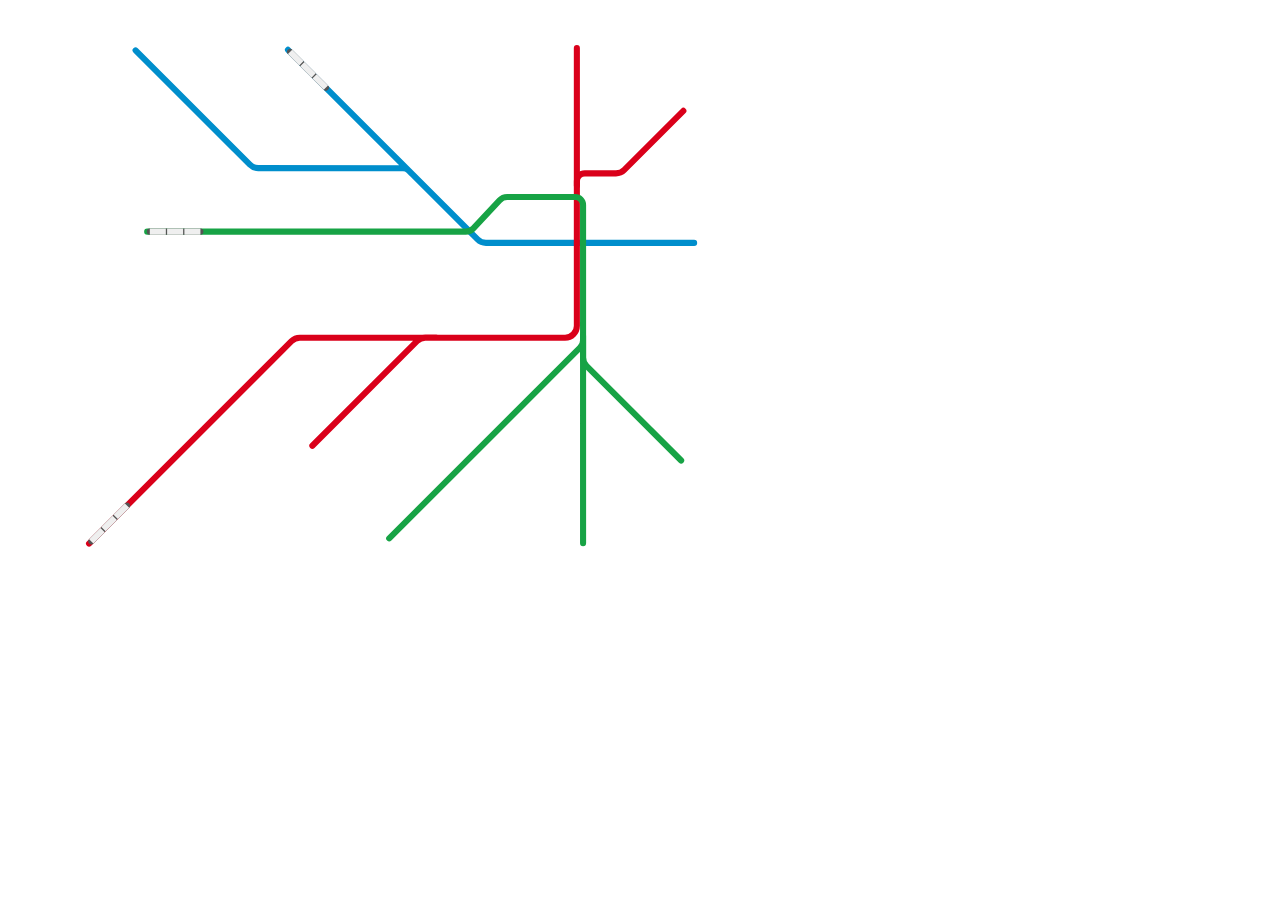
<file: haha.html>
<!DOCTYPE html>
<html lang="en">
    <head>
        <meta charset="UTF-8">
        <meta name="viewport" content="width=device-width, initial-scale=1.0">
        <title>Document</title>
    </head>
    <body>
        <main>
            <svg
                version="1.1"
                xmlns="http://www.w3.org/2000/svg"
                xmlns:xlink="http://www.w3.org/1999/xlink"
                x="0px"
                y="0px"
                viewBox="0 0 2500 1800"
                enable-background="new 0 0 2500 1800"
                xml:space="preserve"
                width="800"
                height="576"
            >
                <style>
  .train, .trainbase {
    stroke-dasharray: 50 2320 50 4 50 4;
    animation-duration: 13s;
    animation-timing-function: ease-in-out;
    animation-iteration-count: infinite;
    animation-direction: alternate;
    }
  .train{
    fill:none;stroke:#545454;stroke-width:19;stroke-linecap:round;stroke-linejoin:round;stroke-miterlimit:10;
  }
  .trainbase{
    fill:none;stroke:#efefef;stroke-width:19;stroke-linecap:butt;stroke-linejoin:round;stroke-miterlimit:10;
  }
    .traintrax {fill:none;stroke-width:19;stroke-linecap:round;stroke-linejoin:round;stroke-miterlimit:10;
    }
  .greenline.train, .greenline.trainbase {
    stroke-dashoffset: 60;
    animation-name: dash;
  }
  @keyframes dash {
    17% { stroke-dashoffset: 60; }
    57%,62% { stroke-dashoffset: 1621; }
    90%,100% { stroke-dashoffset: 2360; }
    }
  .blueline.train, .blueline.trainbase{
    stroke-dashoffset: 1020;
    animation-name: dash2;
    animation-delay: 4s;
    }
  @keyframes dash2 {
    17% { stroke-dashoffset: 1020; }
    45%,50% { stroke-dashoffset: 1580; }
    90%,100% { stroke-dashoffset: 2360; }
    }
  .redline.train, .redline.trainbase{
    stroke-dasharray: 50 2620 50 4 50 4;
    stroke-dashoffset: 150;
    animation-name: dash3;
    animation-delay: 1s;
    }
  @keyframes dash3 {
    17% { stroke-dashoffset: 150; }
    65%,70% { stroke-dashoffset: 2020; }
    90%,100% { stroke-dashoffset: 2660; }
    }
                </style>
                <path class="traintrax" stroke="#DA001A" d="M2110.5,321.3l-184.6,184.6
		c-6.9,6.9-16.3,10.8-26,10.8h-97.6c-13.6,0-24.5,11-24.5,24.5v14"/>
                <path class="traintrax" stroke="#008ECC" d="M2144.2,734h-650.7c-9.8,0-19.1-3.9-26-10.8
		L874.9,130.7 M398.7,132.4L756,489.7c6.9,6.9,16.2,10.8,26,10.8l452.4,0.2c6.8,0,13.3,2.7,18,7.5l10.7,10.7"/>
                <path class="blueline train" d="M2144.2,734h-650.7c-9.8,0-19.1-3.9-26-10.8
		L874.9,130.7"/>
                <path class="blueline trainbase" d="M2144.2,734h-650.7c-9.8,0-19.1-3.9-26-10.8
		L874.9,130.7"/>
                <path class="traintrax" stroke="#DA001A" d="M1777.7,125v868.5c0,20.3-16.5,36.8-36.8,36.8
		H911.9c-9.8,0-19.1,3.9-26,10.8l-632.6,632.6 M951.1,1368l327-327c6.9-6.9,16.3-10.8,26-10.8h34.6"/>
                <path class="redline train" d="M2110.5,321.3l-184.6,184.6c-6.9,6.9-16.3,10.8-26,10.8h-97.6c-13.6,0-24.5,11-24.5,24.5v14l0,438.3
		c0,20.3-16.5,36.8-36.8,36.8H911.9c-9.8,0-19.1,3.9-26,10.8l-632.6,632.6"/>
                <path class="redline trainbase" d="M2110.5,321.3l-184.6,184.6c-6.9,6.9-16.3,10.8-26,10.8h-97.6c-13.6,0-24.5,11-24.5,24.5v14l0,438.3
		c0,20.3-16.5,36.8-36.8,36.8H911.9c-9.8,0-19.1,3.9-26,10.8l-632.6,632.6"/>
                <path class="traintrax" stroke="#17A345" d="M1191.3,1657.5l596.2-596.2
		c6.1-6.1,9.6-14.5,9.6-23.1v-45.5 M1797.1,1672.4V615.3c0-13.5-11-24.5-24.5-24.5h-212.7c-9.1,0-17.7,3.8-23.9,10.4l-81.7,87.3
		c-6.2,6.6-14.8,10.4-23.9,10.4H434.9"/>
                <path class="traintrax" stroke="#17A345" d="M2103.6,1414l-295.8-295.8
		c-6.9-6.9-10.8-16.3-10.8-26v-68.3"/>
                <path class="traintrax" stroke="#000000" d="M670.7,414.4"/>
                <path class="greenline train" d="M1797.1,1672.4V615.3c0-13.5-11-24.5-24.5-24.5
		h-212.7c-9.1,0-17.7,3.8-23.9,10.4l-81.7,87.3c-6.2,6.6-14.8,10.4-23.9,10.4H434.9"/>
                <path class="greenline trainbase" d="M1797.1,1672.4V615.3c0-13.5-11-24.5-24.5-24.5
		h-212.7c-9.1,0-17.7,3.8-23.9,10.4l-81.7,87.3c-6.2,6.6-14.8,10.4-23.9,10.4H434.9"/>
            </svg>
        </main>
    </body>
</html>
</file>
<file: sass/style.css>
﻿@import"https://fonts.googleapis.com/css2?family=Jost:ital,wght@0,100..900;1,100..900&family=Michroma&family=Orbitron:wght@400..900&family=Quicksand:wght@300..700&family=Source+Code+Pro:ital,wght@0,200..900;1,200..900&display=swap";@font-face{font-family:"Audiowide-Regular";src:url("Audiowide-Regular.woff2");src:local("Audiowide-Regular");src:url("Audiowide-Regular.woff2") format("woff2")}.load{background:linear-gradient(to top, white, white);padding:16px;border-radius:24px;margin-bottom:32px;position:relative}.load::after{width:0;height:0;border-left:25px solid transparent;border-right:25px solid transparent;border-top:50px solid #fff;content:"";position:absolute;left:50%;top:100%;transform:translate(-50%, -50%);z-index:-1}.labels{background:#840020;padding:4px 8px;color:#fff;text-transform:uppercase;width:fit-content;margin:0 auto 8px;font-size:1rem}@media screen and (max-width: 768px){.labels{margin:0}}.preloader{position:fixed;top:0;bottom:0;left:0;right:0;z-index:999999;background:#1d1d1d;background-size:contain}.preloader::before{content:"";position:absolute;inset:0;width:100%;height:100%;background:linear-gradient(to top, #1d1d1d, rgba(29, 29, 29, 0.6), #1d1d1d)}.preloader .waiting{position:absolute;transform:translate(-50%, -50%);left:50%;top:50%;width:100%}.preloader .waiting svg{width:100%;height:100%;visibility:hidden}.preloader .animate{-webkit-animation-duration:.5s;animation-duration:.5s;-webkit-animation-fill-mode:both;animation-fill-mode:both;-webkit-animation-timing-function:linear;animation-timing-function:linear;animation-iteration-count:infinite;-webkit-animation-iteration-count:infinite;-webkit-animation-name:bounce;animation-name:bounce}@-webkit-keyframes bounce{0%,100%{-webkit-transform:translateX(0)}50%{-webkit-transform:translateX(-10px)}}@keyframes bounce{0%,100%{transform:translateX(0)}50%{transform:translateX(-10px)}}.preloader .bounce{-webkit-animation-name:bounce;animation-name:bounce}.mb-80{margin-bottom:20vh}.source-code{font-family:"Source Code Pro"}.highcharts-figure,.highcharts-data-table table{min-width:310px;max-width:800px;margin:1em auto}#container{height:500px}@media screen and (max-width: 768px){#container{height:450px}}.highcharts-data-table table{font-family:Verdana,sans-serif;border-collapse:collapse;border:1px solid #ebebeb;margin:10px auto;text-align:center;width:100%;max-width:500px}.highcharts-data-table caption{padding:1em 0;font-size:1.2em;color:#555}.highcharts-data-table th{font-weight:600;padding:.5em}.highcharts-data-table td,.highcharts-data-table th,.highcharts-data-table caption{padding:.5em}.highcharts-data-table thead tr,.highcharts-data-table tr:nth-child(even){background:#f8f8f8}.highcharts-data-table tr:hover{background:#f1f7ff}section{padding:32px 0;background:#1d1d1d;min-height:100vh;z-index:11;position:relative}section h3{font-family:"Jost",sans-serif;font-weight:700;color:#fcfcfc;font-size:3.3rem}@media screen and (max-width: 768px){section h3{font-size:1.6rem}}section h4{font-family:"Jost",sans-serif;font-weight:700;color:#fcfcfc;font-size:2.3rem}@media screen and (max-width: 768px){section h4{font-size:1.3rem}}section .bg-block{background:#fff;padding:16px;border-radius:16px}section p,section li{font-size:1.3rem}@media screen and (max-width: 768px){section p,section li{font-size:1.1rem}}@media screen and (max-width: 400px){section p,section li{font-size:1.1rem}}.slick-next,.slick-prev{z-index:17 !important;width:40px;height:40px;border-radius:50%;background:rgba(206,147,82,.8)}@media screen and (max-width: 768px){.slick-next,.slick-prev{width:25px;height:25px;top:100%}}.slick-next:focus,.slick-next:hover,.slick-prev:focus,.slick-prev:hover{background:rgba(206,147,82,.5)}.slick-next::before,.slick-prev::before{font-family:"Font Awesome 5 Pro" !important;font-size:32px !important;color:#fff !important;font-weight:700 !important}@media screen and (max-width: 766px){.slick-next::before,.slick-prev::before{font-size:20px !important}}.slick-prev{left:-16px !important}@media screen and (max-width: 768px){.slick-prev{left:20% !important}}.slick-prev::before{content:"" !important}.slick-next{right:-16px !important}@media screen and (max-width: 768px){.slick-next{right:20% !important}}.slick-next::before{content:"" !important}.sticky-mode{position:sticky;left:0;right:0;top:0;bottom:0;min-height:100vh}.wrap-detikx{width:700px;position:relative;margin:0 auto}@media screen and (max-width: 766px){.wrap-detikx{width:90%;margin:0 auto;display:block}}.line-line{width:100%;height:1px;background:linear-gradient(to right, transparent, white, transparent);margin:24px 0}.totop{position:relative;z-index:19}.firstletter::first-letter{float:left;font-weight:bold;margin-right:8px;font-size:60px;font-size:6rem;line-height:40px;line-height:4rem;height:4rem;text-transform:uppercase}main{overflow-x:clip}main p{color:#f3f3f3;font-weight:500}html,body{position:relative;height:100%;background:#1d1d1d;font-family:"Quicksand" !important}html h1,html h2,body h1,body h2{font-family:"Quicksand";font-weight:700}.slick-slide{margin:0 8px}.slick-list{margin:0 -8px}.img{width:100%}.img img{width:100%;height:100%;object-fit:cover}section .nav-pills .nav-link.active,section .nav-pills .show>.nav-link{background:#333;color:#fff}section .nav-pills .nav-link{border-radius:25px}.dashboard-content{display:none}#nav.no_index,#share{z-index:19}#nav.dark{background:rgba(0,0,0,.5) !important}.footer{z-index:22}.share_icon>a i{font-size:25px !important;line-height:initial !important}@media screen and (max-width: 766px){.share_icon>a i{font-size:16px !important;line-height:initial !important;width:30px !important;height:30px !important}}#nav{background:rgba(0,0,0,.5) !important}.bg-blues{background:#1d1d1d !important;position:relative;z-index:12}.share_icon>a{padding:0 !important}.ismobile{opacity:0 !important}@media screen and (max-width: 768px){.ismobile{opacity:1 !important}}.isdesktop{opacity:1 !important}@media screen and (max-width: 768px){.isdesktop{opacity:0 !important}}.baca-detikx .bacajuga_box{display:initial !important}.baca-detikx .bacajuga_box .container{display:none}.baca-detikx .bacajuga{width:100% !important;display:block}.baca-detikx .bacajuga a{display:inline-block;padding:0px;width:47% !important;margin:0 8px;border-radius:24px;position:relative;height:320px;text-align:left}.baca-detikx .bacajuga a::after{border-radius:24px}@media screen and (max-width: 766px){.baca-detikx .bacajuga a{width:100% !important;margin:4px 0}}.baca-detikx .bacajuga a:hover{text-decoration:none;color:orange !important}.baca-detikx .bacajuga a article{position:absolute;top:initial;width:100%;background:linear-gradient(to top, black, transparent);padding:8px 16px;border-radius:24px;bottom:0;transform:initial}.baca-detikx .bacajuga a article h2{font-family:"Jost" !important;font-size:1.2rem;color:#fff !important}.haha,.hahad{background:#fff;border-radius:16px;padding:0px 8px;position:absolute;top:165px;right:0}@media screen and (max-width: 768px){.haha,.hahad{display:none;color:#333;top:140px}}.haha:hover,.hahad:hover{background:rgba(206,147,82,.5)}.all-helping{position:absolute;inset:0;background:#fff;text-align:center;width:100%;height:100%;z-index:17}.slider{display:none}.slider.slick-initialized{display:block}.hello{background:linear-gradient(to right, white, rgba(255, 255, 255, 0.7));padding:16px 32px;border-radius:16px;margin-bottom:35vh}.hello p{color:#1b1b1b}@media screen and (max-width: 768px){.help-bawah{position:fixed;bottom:0;left:0;right:0;width:100%;height:59px;background:#ccc;z-index:21}}.color-white{color:#fafafa}.color-second{color:#42d4bf}.add-shadow{text-shadow:2px 2px #000}.sticky{position:sticky;padding:8px;width:70px;z-index:21;top:50%;float:right}@media screen and (max-width: 768px){.sticky{position:sticky;padding:8px;width:100%;background:#42d4bf;z-index:30;top:92vh;height:60px}}@media screen and (max-width: 768px){.sticky .navigation{text-align:center;margin:0 auto}}@media screen and (max-width: 768px){.sticky .navigation a{display:inline-block;margin:0 8px}}.font-bold{font-weight:bold}#scroll-down-animation{position:absolute;top:90%;left:50%;z-index:3;transform:translate(-50%, -50%)}#scroll-down-animation small{color:#fafafa}.mouse{margin:0 auto;display:block;border-radius:50px;border:2px solid #fafafa;height:50px;width:25px;position:relative}.move{position:absolute;background-color:#fafafa;height:10px;width:10px;border-radius:50%;left:50%;transform:translateX(-50%);animation:move 2s linear infinite}@keyframes move{0%{transform:translate(-50%, 5px);opacity:0}50%{transform:translate(-50%, 20px);opacity:1}100%{transform:translate(-50%, 40px);opacity:0}}.source-code{border-bottom:1px dashed #fff;margin-bottom:16px}.source-code p{font-family:"Source Code Pro";text-align:center}.creditx{min-height:auto !important;background:#262b31}.creditx .alls{width:75%;font-size:1.2rem;margin:0 auto;text-align:center;color:#fff;margin-bottom:16px}@media screen and (max-width: 768px){.creditx .alls{width:100%;font-size:1rem}}.creditx .alls .jobs{font-weight:600}.creditx::after{width:0;height:0;position:absolute;top:0;left:50%;translate:-50% -50%;border-left:25px solid transparent;border-right:25px solid transparent;border-top:50px solid #535e6c;content:""}.tgl{font-family:"Source Code Pro";margin:16px 0;width:fit-content}.alls{margin-bottom:16px}.banner .images{position:absolute;width:100%;height:100%;z-index:-1;filter:grayscale(1);opacity:.1}.banner .images::before{content:"";position:absolute;bottom:0;left:0;right:0;width:100%;height:50vh;background:linear-gradient(to top, #1d1d1d, transparent)}@media screen and (max-width: 768px){.banner .images{position:absolute;width:100%;height:50%;z-index:-1;filter:grayscale(1);scale:1.8;opacity:.2;left:-32%;bottom:26%}}.banner .images img{width:100%;height:100%;object-fit:cover}@media screen and (max-width: 768px){.banner .images img{object-fit:contain}}.banner .image{width:75%;height:auto;position:absolute;left:-12%;bottom:0%}@media screen and (max-width: 768px){.banner .image{width:100%;bottom:30%;scale:1.4;left:-16%}}.banner .image img{width:100%;height:100%;object-fit:contain}.banner .title{position:absolute;left:50%;top:20%;width:80%;text-align:center;translate:-50% -50%}@media screen and (max-width: 768px){.banner .title{top:32%}}.banner .title h2{color:#fff;font-size:3.3rem;font-weight:normal;font-family:"Orbitron";letter-spacing:.2rem}@media screen and (max-width: 768px){.banner .title h2{line-height:2.5rem;font-size:2.2rem}}@media screen and (max-width: 768px){.banner .title h2 strong{line-height:3rem;font-size:3rem;letter-spacing:1.5rem}}.banner .title h2 .lam{font-size:3.3rem}@media screen and (max-width: 768px){.banner .title h2 .lam{font-size:2.2rem;line-height:3rem}}.banner .title h2 .fonts{font-size:3.3rem}@media screen and (max-width: 768px){.banner .title h2 .fonts{font-size:1.5rem;line-height:2.2rem}}.container_mouse{text-align:center;color:#fff;font-weight:bold;padding-top:2rem;position:absolute;left:50%;top:90%;translate:-50% -50%;cursor:pointer}@media screen and (max-width: 768px){.container_mouse{top:85%;padding-top:0}}.container_mouse .mouse-btn{margin:10px auto;width:20px;height:40px;border:2px solid #fff;border-radius:30px;display:flex}.container_mouse .mouse-btn .mouse-scroll{display:block;width:10px;height:10px;background:linear-gradient(170deg, rgba(122, 122, 124, 0.918), #7b7c7c);border-radius:50%;margin:auto;animation:scrolling 1s linear infinite}@keyframes scrolling{0%{opacity:0;transform:translateY(-10px)}100%{opacity:1;transform:translateY(10px)}}:root{--bg-color: #faf8bd;--line-color-1: #366;--line-color-2: #a9a9a9}.kertas{padding:16px 16px 16px 32px;width:100%;height:100%;position:relative;box-shadow:2px 3px 3px rgba(27,27,27,.5);background-color:var(--bg-color);background-image:linear-gradient(rgba(204, 204, 204, 0.6) 3.5px, transparent 3.5px),linear-gradient(rgba(204, 204, 204, 0.6) 2px, transparent 2px);background-position:-3.5px -3.5px,-3px -3px;background-size:0 9px,24px 32px}@media screen and (max-width: 768px){.kertas{background-size:0 9px,24px 24px}}.kertas::before{content:"";position:absolute;left:16px;top:0;bottom:0;width:2px;height:100%;background:#efbabe}.kertas p{margin-bottom:1.2rem;color:#1b1b1b}@media screen and (max-width: 768px){.kertas p{margin-bottom:1.3rem}}.pembukaan{padding:0;min-height:auto}.pembukaan .image{position:absolute;inset:0;width:100%;height:100%;filter:grayscale(1);opacity:.15}.pembukaan .image img{width:100%;height:100%;object-fit:contain}@media screen and (max-width: 768px){.pembukaan .image img{object-fit:cover}}.pembukaan .wrap-detikx{margin-top:-80vh}.jumlah{background:#5fb1e1}.jumlah .gedung{position:absolute;right:0;top:0%;width:100%;height:50%;z-index:-1}@media screen and (max-width: 768px){.jumlah .gedung{position:absolute;right:-4%;top:16%;width:100%;height:auto;z-index:-1;scale:4}}.jumlah .gedung img{width:100%;height:100%;object-fit:contain}@media screen and (max-width: 768px){.jumlah .gedung img{object-fit:cover}}.jumlah .cek-bg-blue-dark{background:#2878a6;padding:16px 8px;position:relative}.jumlah .cek-bg-blue-dark::before{content:"";position:absolute;left:-20%;width:120%;height:300px;background:#2878a6;top:-160px;transform:rotate(2deg)}@media screen and (max-width: 768px){.jumlah .cek-bg-blue-dark::before{height:150px;top:-90px}}@keyframes awanx{0%,100%{left:16%}50%{left:8%}}@keyframes awanx2{0%,100%{left:45%}50%{left:40%}}.jumlah .awan{position:absolute;left:16%;animation:awanx 8s linear infinite;top:8%;width:120px;height:auto;z-index:1;opacity:.5}@media screen and (max-width: 768px){.jumlah .awan{top:-16%;width:75px}}.jumlah .awan img{width:100%;height:100%;object-fit:contain}.jumlah .awan.dua{top:0;width:100px;animation:awanx2 9s linear infinite;left:45%}@media screen and (max-width: 768px){.jumlah .lihat{height:55vh}}.jumlah .cekix{background:#ffeb3b;color:#1b1b1b;font-weight:bold;padding:8px;font-size:1.2rem;position:relative;width:fit-content;z-index:9;margin-bottom:16px}@media screen and (max-width: 768px){.jumlah .cekix{font-size:1rem;margin-bottom:4px}}.jumlah .cekix-one::before{content:"";position:absolute;left:-70%;top:50%;width:70%;height:100px;border-left:3px dashed #fff;border-top:3px dashed #fff}.jumlah .cekix-two::before{content:"";position:absolute;left:-50%;top:50%;z-index:-1;width:50%;height:80px;border-left:3px dashed #fff;border-top:3px dashed #fff}.jumlah .cekix-three::before{content:"";position:absolute;left:-70%;top:50%;z-index:-1;width:70%;height:150px;border-top:3px dashed #fff}.jumlah .cekix-four::before{content:"";position:absolute;left:-70%;top:50%;z-index:-1;width:70%;height:150px;border-top:3px dashed #fff}.jumlah .cekix-five::before{content:"";position:absolute;left:-40%;top:50%;z-index:-1;width:40%;height:50px;border-top:3px dashed #fff}@media screen and (max-width: 768px){.jumlah .wkwk{top:-30%}}.jumlah .judul-top{width:fit-content;margin:0 auto;background:#efefef;padding:8px 16px;border:4px solid #4d4d4d;border-radius:8px}@media screen and (max-width: 768px){.jumlah .judul-top{width:100%}}.jumlah .judul-top h3{margin-bottom:0;color:#d22629;font-size:2.5rem}@media screen and (max-width: 768px){.jumlah .judul-top h3{font-size:1.7rem}}.jumlah .wrapingx{position:relative;width:100%;height:auto}@media screen and (max-width: 768px){.jumlah .wrapingx{width:100%;position:absolute;bottom:-46%;height:100%}}.jumlah .krl-flat{height:auto;margin-left:-100px;width:110%;position:relative;z-index:8;height:100%}@media screen and (max-width: 768px){.jumlah .krl-flat{scale:3.4;width:100%;margin-top:60%}}.jumlah .krl-flat img{width:100%;height:100%;object-fit:contain}.jumlah .ceking{position:absolute;margin:-15% auto;width:400px}.jumlah .spesification{background:rgba(0,0,0,.3);padding:16px;position:relative;z-index:3}.jumlah .spesification ul{padding:0}span.yellow{text-decoration:underline;font-size:1.3rem;font-weight:bold}.potret .full-kereta{position:relative;width:100%;height:auto}@media screen and (max-width: 768px){.potret .full-kereta{scale:1.2;margin-bottom:32px}}.potret .full-kereta img{width:100%;height:100%;object-fit:contain}.potret .contentx{border-left:3px solid #ccc;padding-left:16px}.potret .contentx ul li{list-style-type:none;margin-bottom:32px}.potret svg{width:100%;height:auto}.train,.trainbase{stroke-dasharray:50 2320 50 4 50 4;animation-duration:13s;animation-timing-function:ease-in-out;animation-iteration-count:infinite;animation-direction:alternate}.train{fill:none;stroke:#545454;stroke-width:19;stroke-linecap:round;stroke-linejoin:round;stroke-miterlimit:10}.trainbase{fill:none;stroke:#efefef;stroke-width:19;stroke-linecap:butt;stroke-linejoin:round;stroke-miterlimit:10}.traintrax{fill:none;stroke-width:19;stroke-linecap:round;stroke-linejoin:round;stroke-miterlimit:10}.greenline.train,.greenline.trainbase{stroke-dashoffset:60;animation-name:dash}@keyframes dash{17%{stroke-dashoffset:60}57%,62%{stroke-dashoffset:1621}90%,100%{stroke-dashoffset:2360}}.blueline.train,.blueline.trainbase{stroke-dashoffset:1020;animation-name:dash2;animation-delay:4s}@keyframes dash2{17%{stroke-dashoffset:1020}45%,50%{stroke-dashoffset:1580}90%,100%{stroke-dashoffset:2360}}.redline.train,.redline.trainbase{stroke-dasharray:50 2620 50 4 50 4;stroke-dashoffset:150;animation-name:dash3;animation-delay:1s}@keyframes dash3{17%{stroke-dashoffset:150}65%,70%{stroke-dashoffset:2020}90%,100%{stroke-dashoffset:2660}}.papan{background:#1b1b1b;padding:16px;border-radius:16px;border:5px solid #545454;margin-bottom:24px}.papan .judulx{background:#ffbc2d;padding:8px;width:fit-content;margin:0 auto 16px;border-radius:8px}.papan .judulx h4{color:#1b1b1b;font-size:1.1rem;font-weight:bold;font-family:"Source Code Pro";margin-bottom:0}.papan p{font-family:"source code pro";font-size:1rem}.papan .dedi{font-size:1.3rem;text-align:center;color:#fff;font-weight:normal}@media screen and (max-width: 768px){.papan .dedi{font-size:1.2rem}}.embed{background:#5fb1e1;min-height:auto}.embed .image{width:100%;height:480px;margin-bottom:24px}.embed .image img{width:100%;height:100%;object-fit:contain}.embed iframe{width:260px;border:6px solid #000;border-radius:24px;height:480px;margin:0 auto}.box-bg{background:rgba(0,0,0,.3);padding:16px;margin-bottom:24px}.box-bg p{margin-bottom:0}.highcharts-figure,.highcharts-data-table table{margin:1em auto}@media screen and (max-width: 768px){.highcharts-figure,.highcharts-data-table table{max-width:100%;min-width:100%}}.highcharts-data-table table{font-family:Verdana,sans-serif;border-collapse:collapse;border:1px solid #ebebeb;margin:10px auto;text-align:center;width:100%;max-width:500px}.highcharts-data-table caption{padding:1em 0;font-size:1.2em;color:#555}.highcharts-data-table th{font-weight:600;padding:.5em}.highcharts-data-table td,.highcharts-data-table th,.highcharts-data-table caption{padding:.5em}.highcharts-data-table thead tr,.highcharts-data-table tbody tr:nth-child(even){background:#f8f8f8}.highcharts-data-table tr:hover{background:#f1f7ff}.highcharts-description{margin:.3rem 10px}.g1{stroke-dasharray:12;stroke-dashoffset:100;animation:dash 8s linear infinite}.g2{stroke-dasharray:11;stroke-dashoffset:100;animation:dash 5s linear infinite}.g3{stroke-dasharray:10;stroke-dashoffset:100;animation:dash 3.5s linear infinite}.g4{stroke-dasharray:9;stroke-dashoffset:100;animation:dash 2s linear infinite}.g5{stroke-dasharray:8;stroke-dashoffset:100;animation:dash 1s linear infinite}@keyframes dash{from{stroke-dashoffset:100}to{stroke-dashoffset:0}}.suasana{padding:0;background:#5fb1e1}@media screen and (max-width: 768px){.suasana .wrap-detikx{margin-top:-65vh}}.suasana h5{font-family:"Jost";background:rgba(255,255,0,.5);padding:8px 16px;width:fit-content;border-radius:32px;font-size:1rem}.suasana .judul-top{position:absolute;left:50%;top:10%;translate:-50% -50%;text-align:center;width:80%}.suasana .imagex{position:absolute;inset:0;width:auto;height:100%}.suasana .imagex img{width:100%;height:100%;object-fit:cover}@media screen and (max-width: 768px){.suasana .imagex img{object-fit:cover}}.suasana .imagex::before{position:absolute;left:0;width:50vw;top:0;bottom:0;height:100%;background:linear-gradient(to right, #1d1d1d, transparent)}.suasana .gambar{position:absolute;bottom:0;left:-40%;width:100%;height:50%;z-index:9}@media screen and (max-width: 768px){.suasana .gambar{position:absolute;bottom:0;left:-45%;width:100%;height:auto;z-index:9}}.suasana .gambar img{width:100%;height:100%;object-fit:contain}@media screen and (max-width: 768px){.data-penumpang{min-height:auto}}.data-penumpang .images{position:absolute;inset:0;width:100%;height:100%;opacity:.5}.data-penumpang .images img{width:100%;height:100%;object-fit:cover}@media screen and (max-width: 768px){.data-penumpang .images img{object-fit:contain}}.data-penumpang .opa-5{opacity:1;animation:linear infinite;animation-name:banner;animation-duration:20s}@media screen and (max-width: 768px){.data-penumpang .opa-5{animation-duration:12s}}.data-penumpang .gojek{width:135px;height:135px;position:absolute;bottom:93px;left:-40px;z-index:8;animation:linear infinite;animation-name:banner;animation-duration:40s}@media screen and (max-width: 768px){.data-penumpang .gojek{width:70px;height:70px}}.data-penumpang .gojek img{width:100%;height:100%;object-fit:contain}@keyframes banner{0%{transform:rotateY(0deg);left:-120%}50%{transform:rotateY(0deg);left:100%}51%{transform:rotateY(180deg);left:calc(100% + 80px)}100%{transform:rotateY(180deg);left:-120%}}canvas{background-color:#fff;border:5px solid #121212;border-radius:50%;position:absolute;scale:.3;z-index:8;box-shadow:0 0 100px #12121280;transition:all .2s cubic-bezier(0.57, -0.01, 0.21, 0.89);color:#121212;font-family:"Quicksand",sans-serif;left:27%;top:50%;translate:-50% -50%}@media screen and (max-width: 768px){canvas{left:16%;top:54%}}.color-black{color:#1b1b1b !important}.harga{background:#5fb1e1;min-height:auto}.harga .image{width:60%;height:auto;position:relative}@media screen and (max-width: 768px){.harga .image{width:70%;margin-left:-8%}}.harga .image img{width:100%;height:100%;object-fit:contain}.harga .pricing{position:absolute;right:0;top:0;font-weight:bold;padding:8px 16px;background:rgba(255,255,255,.7);font-size:2rem}@media screen and (max-width: 768px){.harga .pricing{top:40px}}.harga .pricing small{font-size:50%;font-weight:bold}@media screen and (max-width: 768px){.harga .pricing{background:rgba(255,255,255,.7);padding:8px;font-size:1.5rem;font-weight:bold}}.harga .wraps{position:relative;margin-bottom:72px}/*# sourceMappingURL=style.css.map */
</file>
